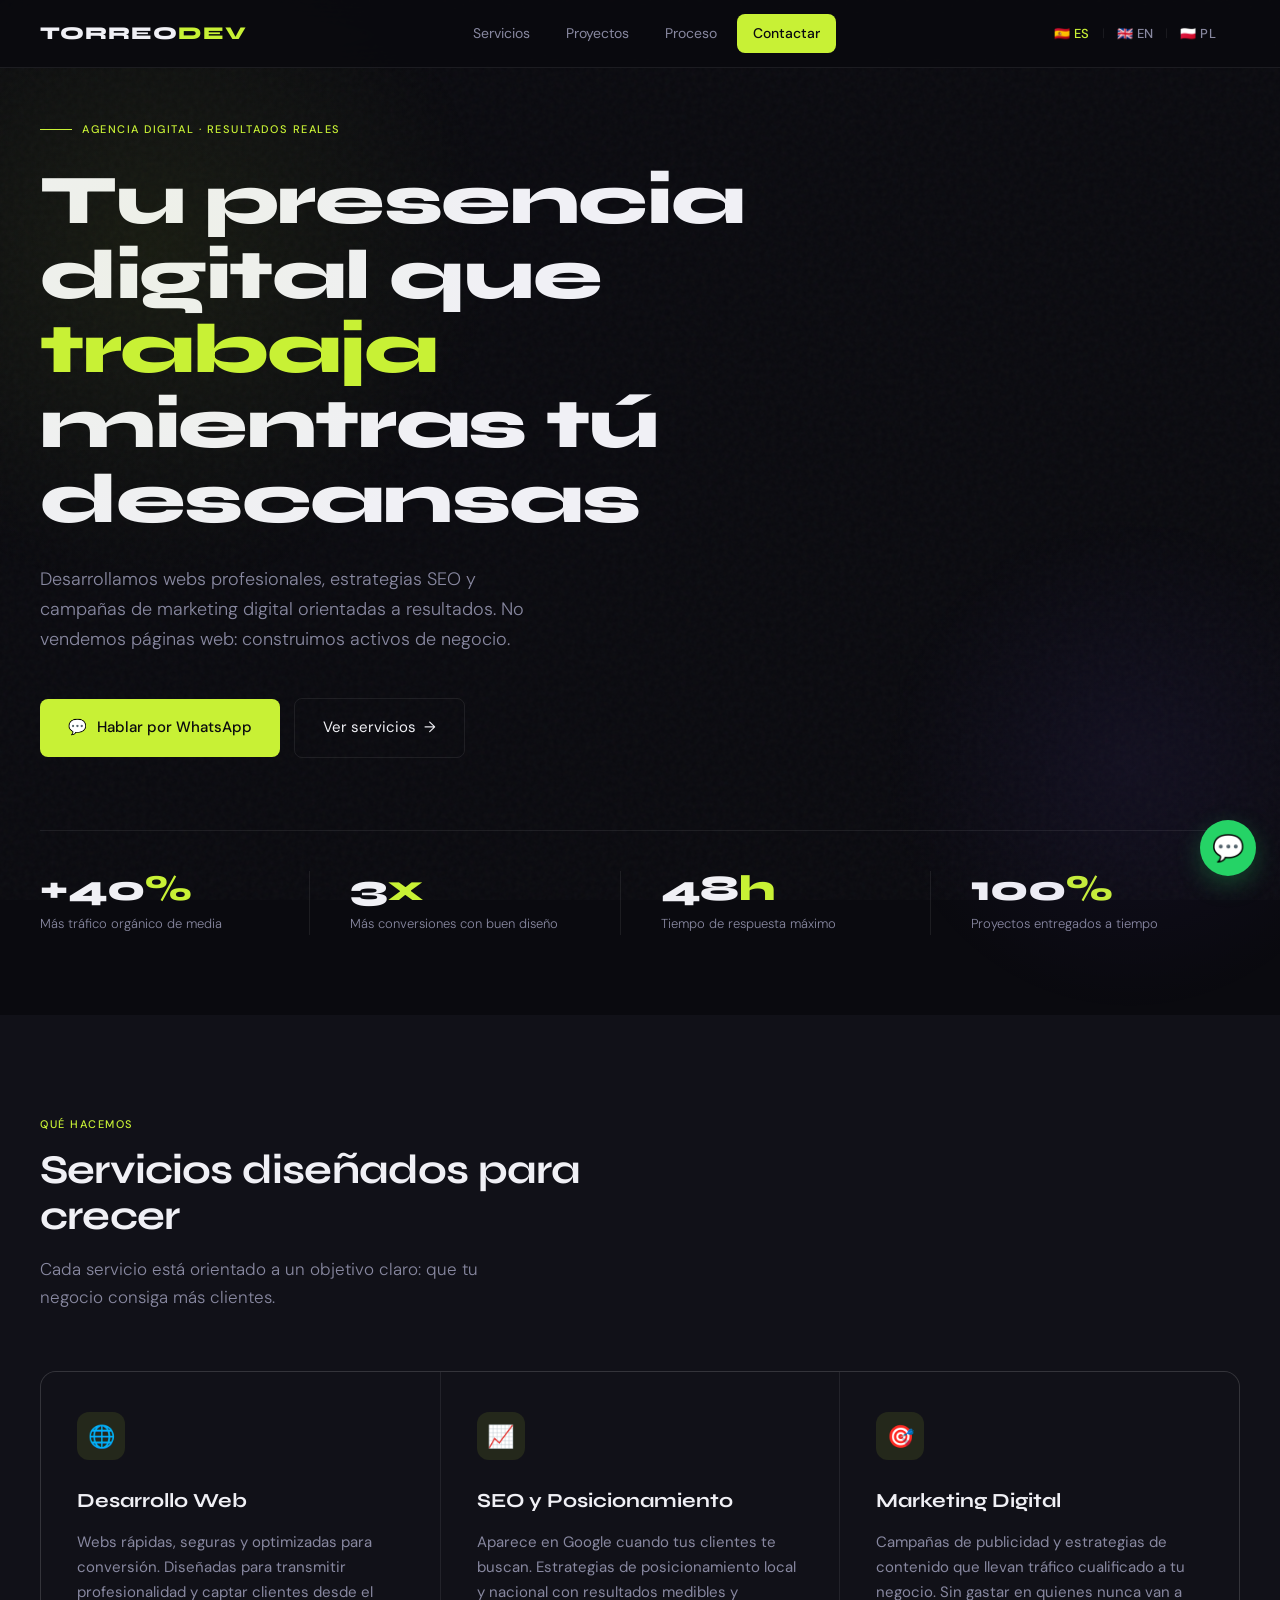
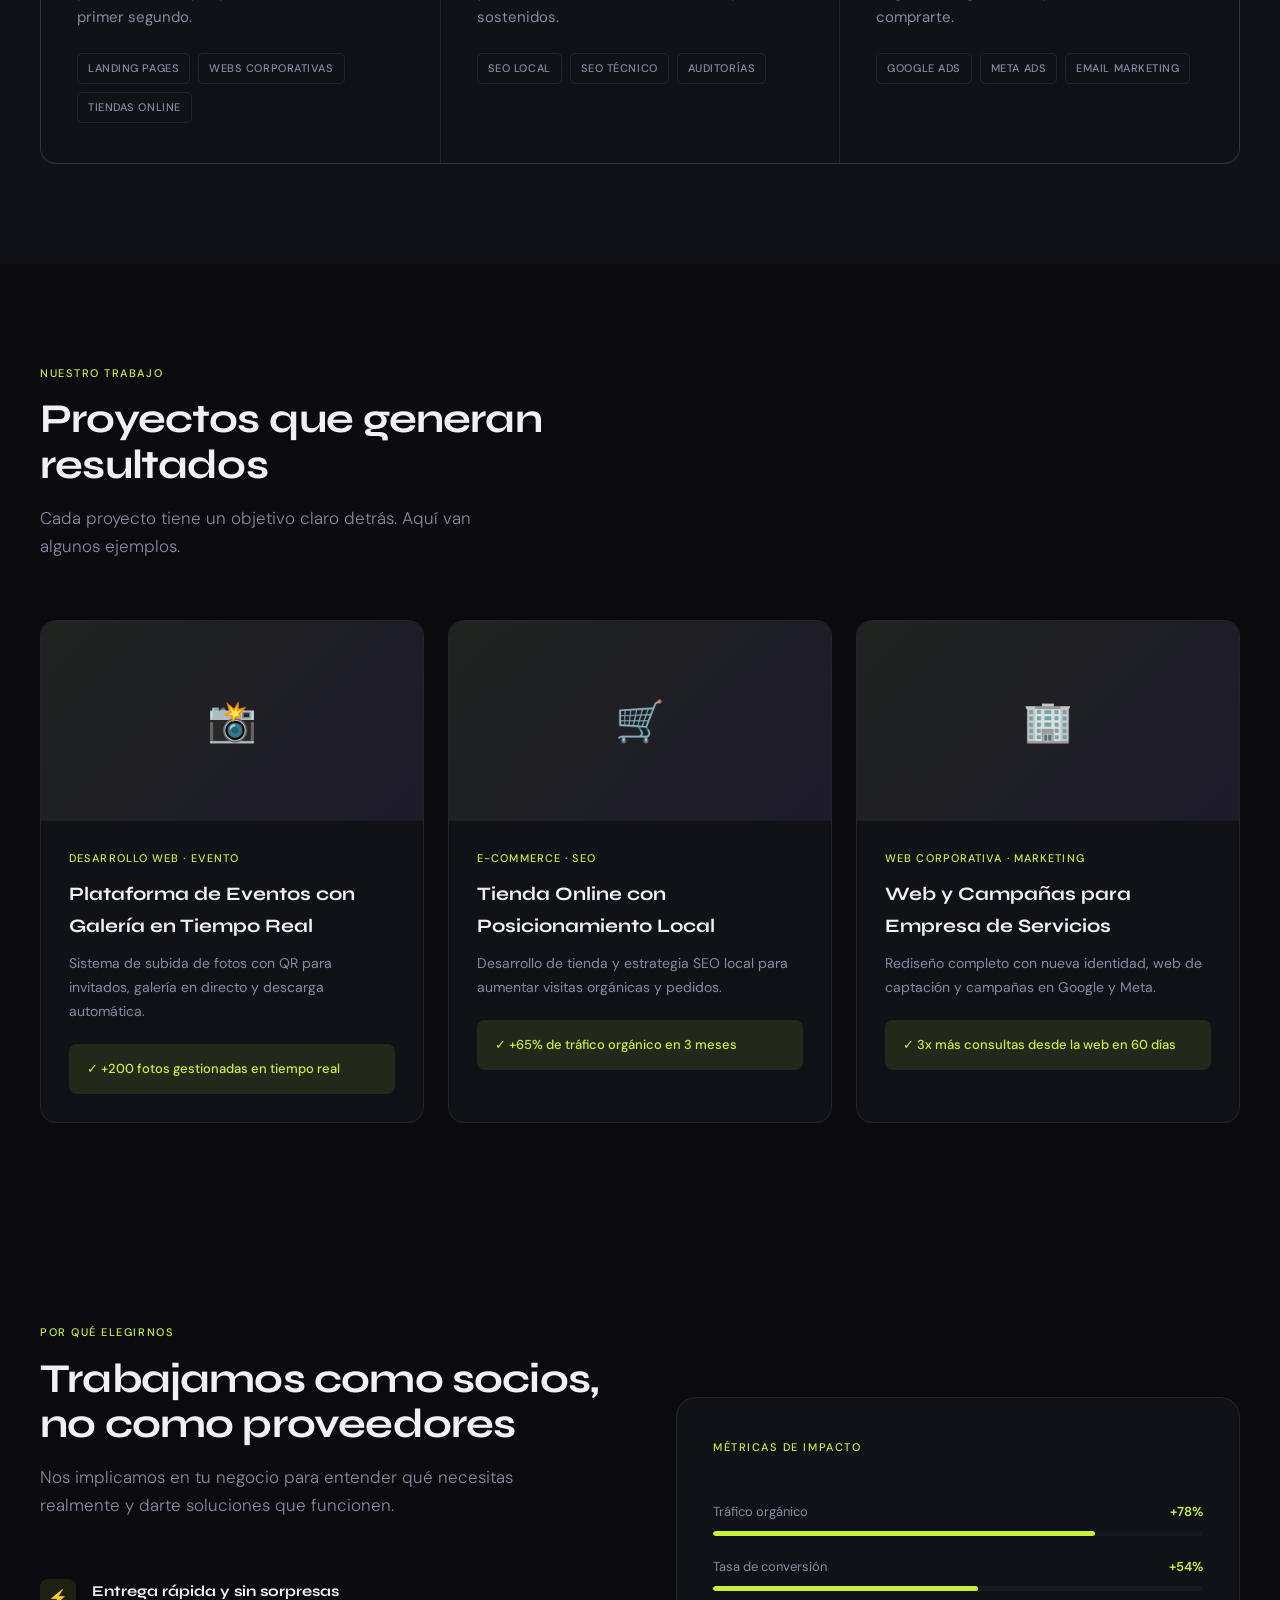
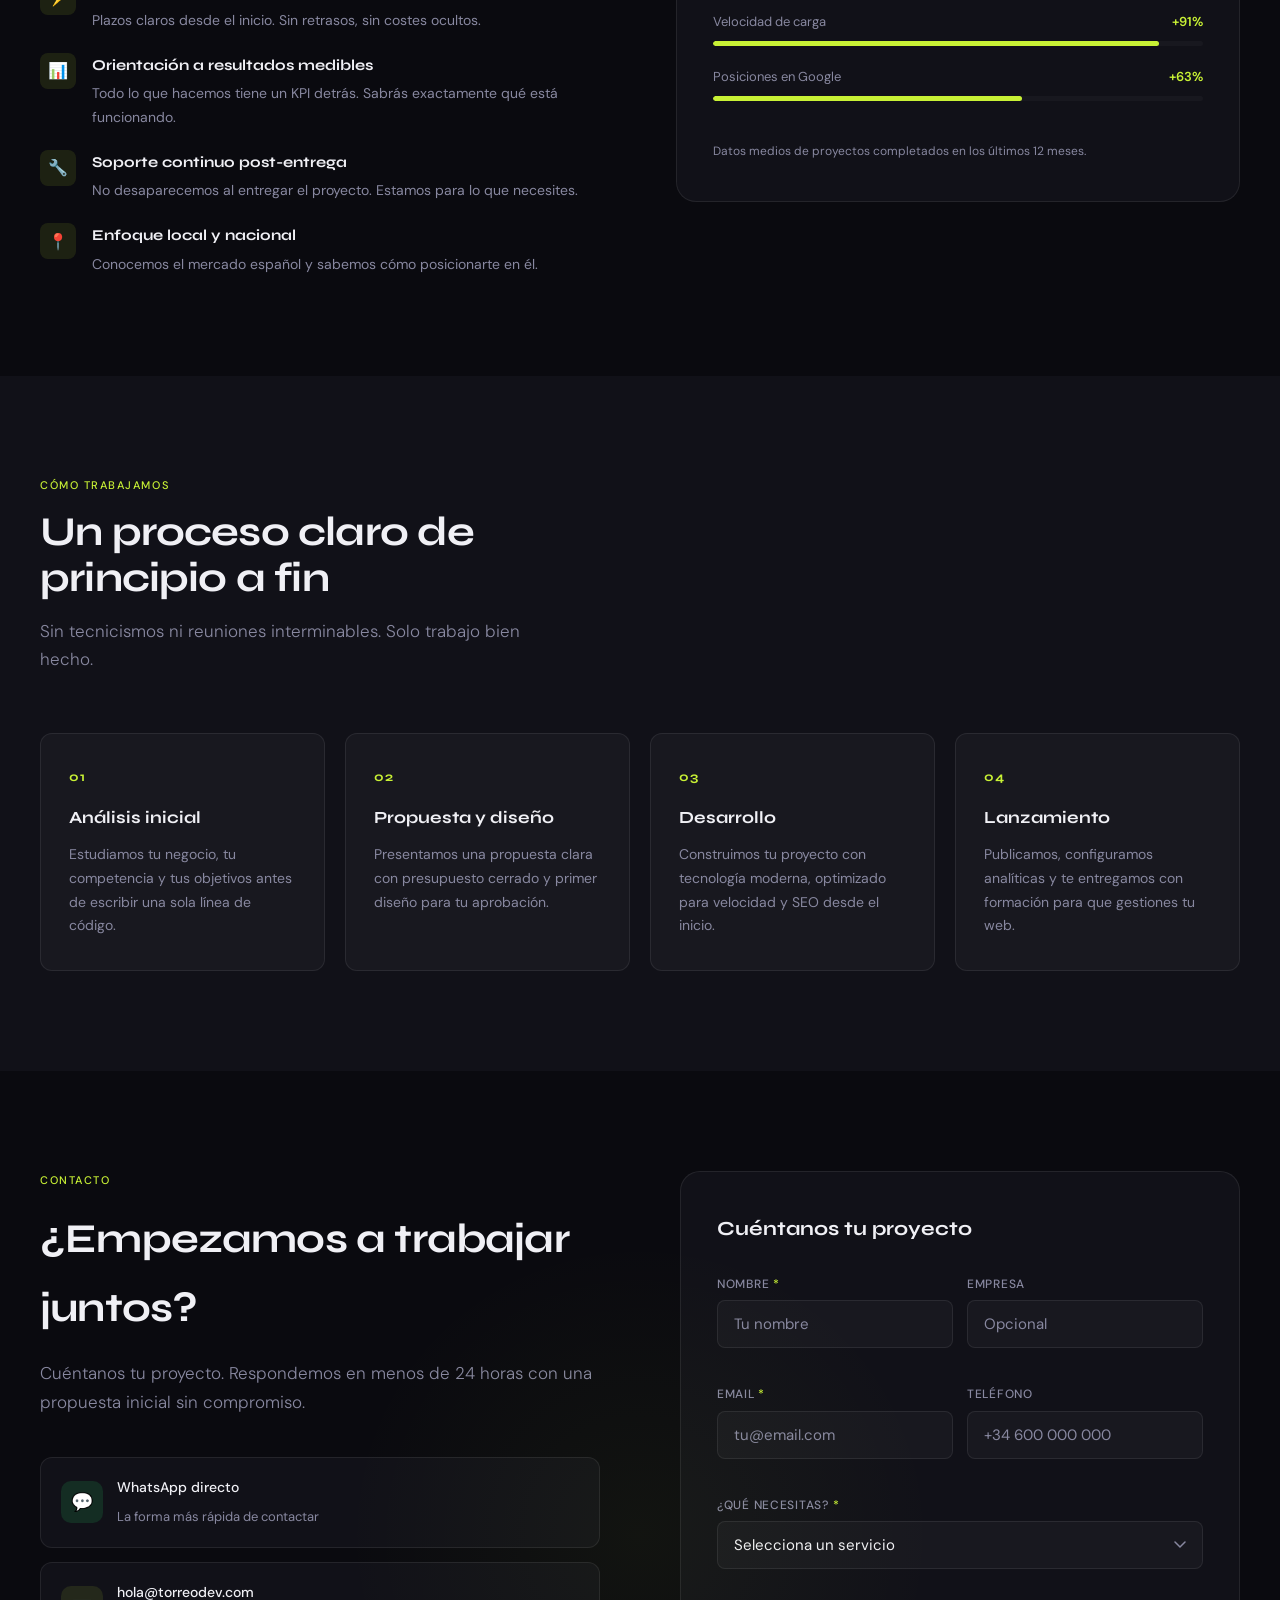
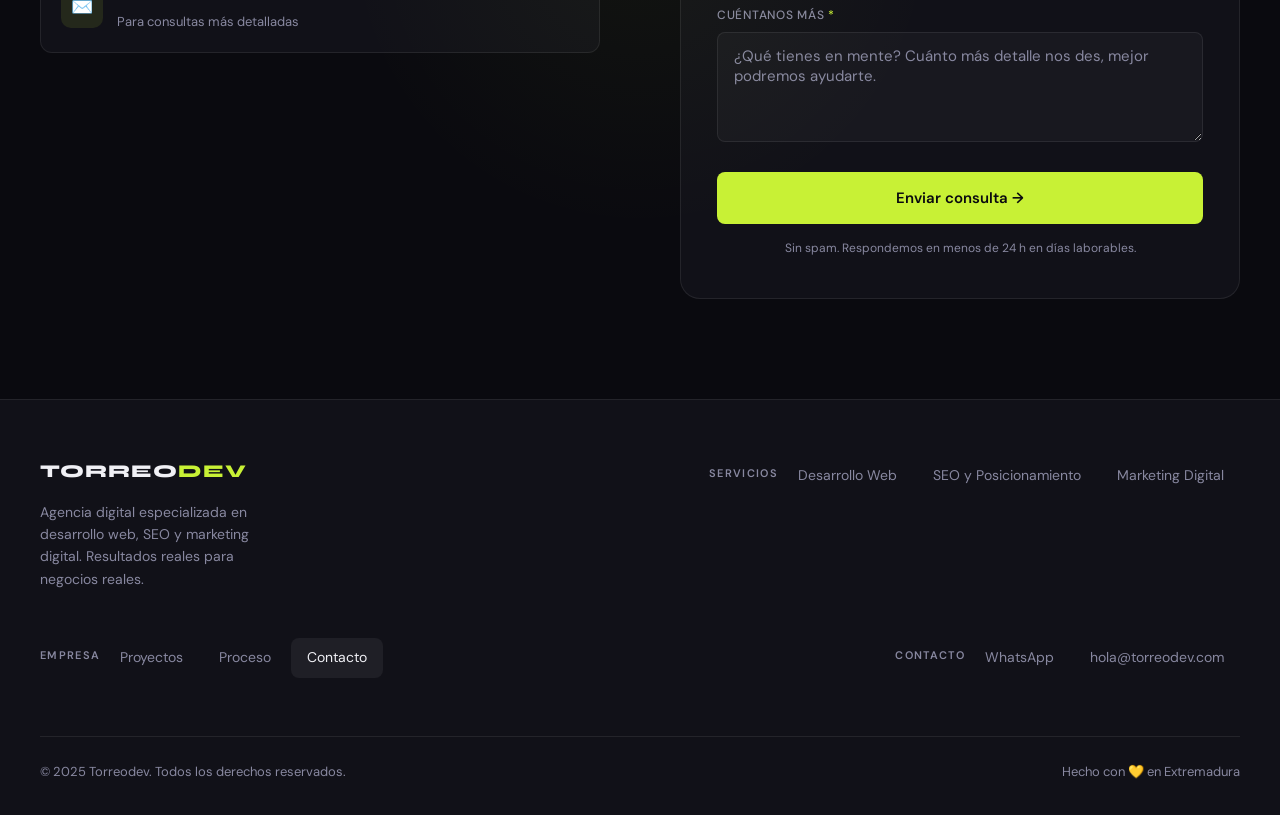
<file: index.html>
<!doctype html>
<html
  lang="es"
  data-lang="es"
>
  <head>
    <meta charset="UTF-8" />
    <meta
      name="viewport"
      content="width=device-width, initial-scale=1.0"
    />

    <!-- ═══════════════════════════════════════
       SEO BÁSICO
  ════════════════════════════════════════ -->
    <title>
      Torreodev | Desarrollo Web, SEO y Marketing Digital en Extremadura
    </title>
    <meta
      name="description"
      content="Agencia digital en Extremadura especializada en desarrollo web profesional, SEO y marketing digital. Webs que generan clientes reales para tu negocio."
    />
    <meta
      name="keywords"
      content="desarrollo web Extremadura, SEO Extremadura, diseño web profesional, marketing digital, páginas web empresas"
    />
    <meta
      name="author"
      content="Torreodev"
    />
    <meta
      name="robots"
      content="index, follow"
    />
    <link
      rel="canonical"
      href="https://torreodev.com/"
    />

    <!-- ═══════════════════════════════════════
       OPEN GRAPH (redes sociales / WhatsApp)
  ════════════════════════════════════════ -->
    <meta
      property="og:type"
      content="website"
    />
    <meta
      property="og:url"
      content="https://torreodev.com/"
    />
    <meta
      property="og:title"
      content="Torreodev | Desarrollo Web, SEO y Marketing Digital"
    />
    <meta
      property="og:description"
      content="Webs profesionales, estrategias SEO y campañas de marketing que convierten visitas en clientes."
    />
    <meta
      property="og:image"
      content="https://torreodev.com/img/og-image.jpg"
    />
    <meta
      property="og:locale"
      content="es_ES"
    />
    <meta
      property="og:site_name"
      content="Torreodev"
    />

    <!-- ═══════════════════════════════════════
       TWITTER CARD
  ════════════════════════════════════════ -->
    <meta
      name="twitter:card"
      content="summary_large_image"
    />
    <meta
      name="twitter:title"
      content="Torreodev | Desarrollo Web, SEO y Marketing Digital"
    />
    <meta
      name="twitter:description"
      content="Webs profesionales, SEO y marketing digital en Extremadura."
    />
    <meta
      name="twitter:image"
      content="https://torreodev.com/img/og-image.jpg"
    />

    <!-- ═══════════════════════════════════════
       DATOS ESTRUCTURADOS (Schema.org)
  ════════════════════════════════════════ -->
    <script type="application/ld+json">
      {
        "@context": "https://schema.org",
        "@type": "ProfessionalService",
        "name": "Torreodev",
        "description": "Agencia digital especializada en desarrollo web, SEO y marketing digital en Extremadura.",
        "url": "https://torreodev.com",
        "telephone": "+34600000000",
        "email": "hola@torreodev.com",
        "address": {
          "@type": "PostalAddress",
          "addressRegion": "Extremadura",
          "addressCountry": "ES"
        },
        "areaServed": "ES",
        "serviceType": ["Desarrollo Web", "SEO", "Marketing Digital"],
        "priceRange": "€€"
      }
    </script>

    <link
      rel="icon"
      type="image/svg+xml"
      href="/img/favicon.svg"
    />
    <meta
      name="theme-color"
      content="#0a0a0f"
    />

    <link
      rel="preconnect"
      href="https://fonts.googleapis.com"
    />
    <link
      rel="preconnect"
      href="https://fonts.gstatic.com"
      crossorigin
    />
    <link
      href="https://fonts.googleapis.com/css2?family=Syne:wght@700;800&family=DM+Sans:opsz,wght@9..40,300;9..40,400;9..40,500&display=swap"
      rel="stylesheet"
    />

    <link
      rel="stylesheet"
      href="css/styles.css"
    />
  </head>
  <body>
    <!-- ═══════════════════════════
       HEADER
  ════════════════════════════ -->
    <header role="banner">
      <a
        href="/"
        class="logo"
        aria-label="Torreodev - Inicio"
        >TORREO<span>DEV</span></a
      >

      <nav
        role="navigation"
        aria-label="Navegación principal"
      >
        <a
          href="#servicios"
          data-i18n="nav.services"
          >Servicios</a
        >
        <a
          href="#proyectos"
          data-i18n="nav.projects"
          >Proyectos</a
        >
        <a
          href="#proceso"
          data-i18n="nav.process"
          >Proceso</a
        >
        <a
          href="#contacto"
          class="nav-cta"
          data-i18n="nav.contact"
          >Contactar</a
        >
      </nav>

      <!-- SELECTOR DE IDIOMA -->
      <div
        class="lang-switcher"
        role="navigation"
        aria-label="Selector de idioma"
      >
        <button
          class="lang-btn active"
          data-lang="es"
          aria-label="Español"
        >
          🇪🇸 ES
        </button>
        <span
          class="lang-sep"
          aria-hidden="true"
          >|</span
        >
        <button
          class="lang-btn"
          data-lang="en"
          aria-label="English"
        >
          🇬🇧 EN
        </button>
        <span
          class="lang-sep"
          aria-hidden="true"
          >|</span
        >
        <button
          class="lang-btn"
          data-lang="pl"
          aria-label="Polski"
        >
          🇵🇱 PL
        </button>
      </div>

      <button
        class="hamburger"
        id="hamburger"
        aria-label="Abrir menú"
        aria-expanded="false"
        aria-controls="mobile-menu"
      >
        <span></span><span></span><span></span>
      </button>
    </header>

    <div
      class="mobile-menu"
      id="mobile-menu"
      role="navigation"
      aria-label="Menú móvil"
    >
      <a
        href="#servicios"
        data-i18n="nav.services"
        >Servicios</a
      >
      <a
        href="#proyectos"
        data-i18n="nav.projects"
        >Proyectos</a
      >
      <a
        href="#proceso"
        data-i18n="nav.process"
        >Proceso</a
      >
      <a
        href="#contacto"
        class="mobile-cta"
        data-i18n="nav.cta"
        >Solicitar presupuesto</a
      >
    </div>

    <!-- ═══════════════════════════
       HERO
  ════════════════════════════ -->
    <section
      class="hero"
      aria-labelledby="hero-title"
    >
      <div
        class="hero-glow"
        aria-hidden="true"
      ></div>
      <div
        class="hero-glow2"
        aria-hidden="true"
      ></div>

      <div
        class="hero-label"
        aria-hidden="true"
        data-i18n="hero.label"
      >
        Agencia digital · Resultados reales
      </div>

      <h1
        id="hero-title"
        data-i18n="hero.title"
      >
        Tu presencia digital que <em>trabaja</em><br />mientras tú descansas
      </h1>

      <p
        class="hero-desc"
        data-i18n="hero.desc"
      >
        Desarrollamos webs profesionales, estrategias SEO y campañas de
        marketing digital orientadas a resultados. No vendemos páginas web:
        construimos activos de negocio.
      </p>

      <div class="hero-actions">
        <a
          href="https://wa.me/34600000000"
          class="btn-primary"
          target="_blank"
          rel="noopener"
        >
          <span aria-hidden="true">💬</span>
          <span data-i18n="hero.cta.wa">Hablar por WhatsApp</span>
        </a>
        <a
          href="#servicios"
          class="btn-ghost"
        >
          <span data-i18n="hero.cta.services">Ver servicios</span>
          <span aria-hidden="true">→</span>
        </a>
      </div>

      <div
        class="stats-bar"
        aria-label="Métricas clave"
      >
        <div class="stat">
          <div class="stat-num">+40<span>%</span></div>
          <div
            class="stat-label"
            data-i18n="stats.traffic"
          >
            Más tráfico orgánico de media
          </div>
        </div>
        <div class="stat">
          <div class="stat-num">3<span>x</span></div>
          <div
            class="stat-label"
            data-i18n="stats.conversions"
          >
            Más conversiones con buen diseño
          </div>
        </div>
        <div class="stat">
          <div class="stat-num">48<span>h</span></div>
          <div
            class="stat-label"
            data-i18n="stats.response"
          >
            Tiempo de respuesta máximo
          </div>
        </div>
        <div class="stat">
          <div class="stat-num">100<span>%</span></div>
          <div
            class="stat-label"
            data-i18n="stats.delivery"
          >
            Proyectos entregados a tiempo
          </div>
        </div>
      </div>
    </section>

    <!-- ═══════════════════════════
       SERVICIOS
  ════════════════════════════ -->
    <section
      id="servicios"
      aria-labelledby="servicios-title"
    >
      <div
        class="section-label"
        data-i18n="services.label"
      >
        Qué hacemos
      </div>
      <h2
        class="section-title"
        id="servicios-title"
        data-i18n="services.title"
      >
        Servicios diseñados para crecer
      </h2>
      <p
        class="section-subtitle"
        data-i18n="services.subtitle"
      >
        Cada servicio está orientado a un objetivo claro: que tu negocio consiga
        más clientes.
      </p>

      <div class="services-grid reveal">
        <article class="service-card">
          <div
            class="service-icon"
            aria-hidden="true"
          >
            🌐
          </div>
          <h3 data-i18n="services.web.title">Desarrollo Web</h3>
          <p data-i18n="services.web.desc">
            Webs rápidas, seguras y optimizadas para conversión. Diseñadas para
            transmitir profesionalidad y captar clientes desde el primer
            segundo.
          </p>
          <div class="service-tags">
            <span class="tag">Landing pages</span>
            <span
              class="tag"
              data-i18n="services.web.tag2"
              >Webs corporativas</span
            >
            <span
              class="tag"
              data-i18n="services.web.tag3"
              >Tiendas online</span
            >
          </div>
        </article>

        <article class="service-card">
          <div
            class="service-icon"
            aria-hidden="true"
          >
            📈
          </div>
          <h3 data-i18n="services.seo.title">SEO y Posicionamiento</h3>
          <p data-i18n="services.seo.desc">
            Aparece en Google cuando tus clientes te buscan. Estrategias de
            posicionamiento local y nacional con resultados medibles y
            sostenidos.
          </p>
          <div class="service-tags">
            <span
              class="tag"
              data-i18n="services.seo.tag1"
              >SEO local</span
            >
            <span
              class="tag"
              data-i18n="services.seo.tag2"
              >SEO técnico</span
            >
            <span
              class="tag"
              data-i18n="services.seo.tag3"
              >Auditorías</span
            >
          </div>
        </article>

        <article class="service-card">
          <div
            class="service-icon"
            aria-hidden="true"
          >
            🎯
          </div>
          <h3 data-i18n="services.marketing.title">Marketing Digital</h3>
          <p data-i18n="services.marketing.desc">
            Campañas de publicidad y estrategias de contenido que llevan tráfico
            cualificado a tu negocio. Sin gastar en quienes nunca van a
            comprarte.
          </p>
          <div class="service-tags">
            <span class="tag">Google Ads</span>
            <span class="tag">Meta Ads</span>
            <span class="tag">Email marketing</span>
          </div>
        </article>
      </div>
    </section>

    <!-- ═══════════════════════════
       PROYECTOS
  ════════════════════════════ -->
    <section
      id="proyectos"
      aria-labelledby="proyectos-title"
    >
      <div
        class="section-label"
        data-i18n="projects.label"
      >
        Nuestro trabajo
      </div>
      <h2
        class="section-title"
        id="proyectos-title"
        data-i18n="projects.title"
      >
        Proyectos que generan resultados
      </h2>
      <p
        class="section-subtitle"
        data-i18n="projects.subtitle"
      >
        Cada proyecto tiene un objetivo claro detrás. Aquí van algunos ejemplos.
      </p>

      <div class="projects-grid">
        <article class="project-card reveal">
          <div
            class="project-image"
            aria-hidden="true"
          >
            <div class="project-image-overlay"></div>
            <span>📸</span>
          </div>
          <div class="project-body">
            <div
              class="project-type"
              data-i18n="projects.p1.type"
            >
              Desarrollo Web · Evento
            </div>
            <h3 data-i18n="projects.p1.title">
              Plataforma de Eventos con Galería en Tiempo Real
            </h3>
            <p data-i18n="projects.p1.desc">
              Sistema de subida de fotos con QR para invitados, galería en
              directo y descarga automática.
            </p>
            <div
              class="project-result"
              data-i18n="projects.p1.result"
            >
              ✓ +200 fotos gestionadas en tiempo real
            </div>
          </div>
        </article>

        <article class="project-card reveal reveal-delay-1">
          <div
            class="project-image"
            aria-hidden="true"
          >
            <div class="project-image-overlay"></div>
            <span>🛒</span>
          </div>
          <div class="project-body">
            <div
              class="project-type"
              data-i18n="projects.p2.type"
            >
              E-commerce · SEO
            </div>
            <h3 data-i18n="projects.p2.title">
              Tienda Online con Posicionamiento Local
            </h3>
            <p data-i18n="projects.p2.desc">
              Desarrollo de tienda y estrategia SEO local para aumentar visitas
              orgánicas y pedidos.
            </p>
            <div
              class="project-result"
              data-i18n="projects.p2.result"
            >
              ✓ +65% de tráfico orgánico en 3 meses
            </div>
          </div>
        </article>

        <article class="project-card reveal reveal-delay-2">
          <div
            class="project-image"
            aria-hidden="true"
          >
            <div class="project-image-overlay"></div>
            <span>🏢</span>
          </div>
          <div class="project-body">
            <div
              class="project-type"
              data-i18n="projects.p3.type"
            >
              Web Corporativa · Marketing
            </div>
            <h3 data-i18n="projects.p3.title">
              Web y Campañas para Empresa de Servicios
            </h3>
            <p data-i18n="projects.p3.desc">
              Rediseño completo con nueva identidad, web de captación y campañas
              en Google y Meta.
            </p>
            <div
              class="project-result"
              data-i18n="projects.p3.result"
            >
              ✓ 3x más consultas desde la web en 60 días
            </div>
          </div>
        </article>
      </div>
    </section>

    <!-- ═══════════════════════════
       POR QUÉ ELEGIRNOS
  ════════════════════════════ -->
    <section aria-labelledby="why-title">
      <div class="why-grid">
        <div>
          <div
            class="section-label"
            data-i18n="why.label"
          >
            Por qué elegirnos
          </div>
          <h2
            class="section-title"
            id="why-title"
            data-i18n="why.title"
          >
            Trabajamos como socios, no como proveedores
          </h2>
          <p
            class="section-subtitle"
            data-i18n="why.subtitle"
          >
            Nos implicamos en tu negocio para entender qué necesitas realmente y
            darte soluciones que funcionen.
          </p>
          <ul
            class="why-list"
            role="list"
          >
            <li class="why-item reveal">
              <div
                class="why-icon"
                aria-hidden="true"
              >
                ⚡
              </div>
              <div>
                <h3 data-i18n="why.w1.title">Entrega rápida y sin sorpresas</h3>
                <p data-i18n="why.w1.desc">
                  Plazos claros desde el inicio. Sin retrasos, sin costes
                  ocultos.
                </p>
              </div>
            </li>
            <li class="why-item reveal reveal-delay-1">
              <div
                class="why-icon"
                aria-hidden="true"
              >
                📊
              </div>
              <div>
                <h3 data-i18n="why.w2.title">
                  Orientación a resultados medibles
                </h3>
                <p data-i18n="why.w2.desc">
                  Todo lo que hacemos tiene un KPI detrás. Sabrás exactamente
                  qué está funcionando.
                </p>
              </div>
            </li>
            <li class="why-item reveal reveal-delay-2">
              <div
                class="why-icon"
                aria-hidden="true"
              >
                🔧
              </div>
              <div>
                <h3 data-i18n="why.w3.title">Soporte continuo post-entrega</h3>
                <p data-i18n="why.w3.desc">
                  No desaparecemos al entregar el proyecto. Estamos para lo que
                  necesites.
                </p>
              </div>
            </li>
            <li class="why-item reveal reveal-delay-3">
              <div
                class="why-icon"
                aria-hidden="true"
              >
                📍
              </div>
              <div>
                <h3 data-i18n="why.w4.title">Enfoque local y nacional</h3>
                <p data-i18n="why.w4.desc">
                  Conocemos el mercado español y sabemos cómo posicionarte en
                  él.
                </p>
              </div>
            </li>
          </ul>
        </div>

        <div
          class="why-visual reveal"
          aria-label="Métricas de impacto"
        >
          <div
            class="section-label"
            style="margin-bottom: 24px"
            data-i18n="why.metrics.label"
          >
            Métricas de impacto
          </div>
          <div class="metric-row">
            <div class="metric-label">
              <span data-i18n="why.metrics.traffic">Tráfico orgánico</span
              ><span>+78%</span>
            </div>
            <div class="metric-bar">
              <div
                class="metric-fill"
                style="--w: 78%"
              ></div>
            </div>
          </div>
          <div class="metric-row">
            <div class="metric-label">
              <span data-i18n="why.metrics.conversion">Tasa de conversión</span
              ><span>+54%</span>
            </div>
            <div class="metric-bar">
              <div
                class="metric-fill"
                style="--w: 54%"
              ></div>
            </div>
          </div>
          <div class="metric-row">
            <div class="metric-label">
              <span data-i18n="why.metrics.speed">Velocidad de carga</span
              ><span>+91%</span>
            </div>
            <div class="metric-bar">
              <div
                class="metric-fill"
                style="--w: 91%"
              ></div>
            </div>
          </div>
          <div class="metric-row">
            <div class="metric-label">
              <span data-i18n="why.metrics.positions">Posiciones en Google</span
              ><span>+63%</span>
            </div>
            <div class="metric-bar">
              <div
                class="metric-fill"
                style="--w: 63%"
              ></div>
            </div>
          </div>
          <p
            style="font-size: 12px; color: var(--muted); margin-top: 20px"
            data-i18n="why.metrics.note"
          >
            Datos medios de proyectos completados en los últimos 12 meses.
          </p>
        </div>
      </div>
    </section>

    <!-- ═══════════════════════════
       PROCESO
  ════════════════════════════ -->
    <section
      id="proceso"
      aria-labelledby="proceso-title"
    >
      <div
        class="section-label"
        data-i18n="process.label"
      >
        Cómo trabajamos
      </div>
      <h2
        class="section-title"
        id="proceso-title"
        data-i18n="process.title"
      >
        Un proceso claro de principio a fin
      </h2>
      <p
        class="section-subtitle"
        data-i18n="process.subtitle"
      >
        Sin tecnicismos ni reuniones interminables. Solo trabajo bien hecho.
      </p>

      <ol
        class="process-grid"
        role="list"
      >
        <li class="process-step reveal">
          <h3 data-i18n="process.s1.title">Análisis inicial</h3>
          <p data-i18n="process.s1.desc">
            Estudiamos tu negocio, tu competencia y tus objetivos antes de
            escribir una sola línea de código.
          </p>
        </li>
        <li class="process-step reveal reveal-delay-1">
          <h3 data-i18n="process.s2.title">Propuesta y diseño</h3>
          <p data-i18n="process.s2.desc">
            Presentamos una propuesta clara con presupuesto cerrado y primer
            diseño para tu aprobación.
          </p>
        </li>
        <li class="process-step reveal reveal-delay-2">
          <h3 data-i18n="process.s3.title">Desarrollo</h3>
          <p data-i18n="process.s3.desc">
            Construimos tu proyecto con tecnología moderna, optimizado para
            velocidad y SEO desde el inicio.
          </p>
        </li>
        <li class="process-step reveal reveal-delay-3">
          <h3 data-i18n="process.s4.title">Lanzamiento</h3>
          <p data-i18n="process.s4.desc">
            Publicamos, configuramos analíticas y te entregamos con formación
            para que gestiones tu web.
          </p>
        </li>
      </ol>
    </section>

    <!-- ═══════════════════════════
       CONTACTO
  ════════════════════════════ -->
    <section
      id="contacto"
      aria-labelledby="contacto-title"
    >
      <div class="contact-wrapper">
        <div class="contact-info reveal">
          <div
            class="section-label"
            data-i18n="contact.label"
          >
            Contacto
          </div>
          <h2
            id="contacto-title"
            data-i18n="contact.title"
          >
            ¿Empezamos a trabajar juntos?
          </h2>
          <p data-i18n="contact.desc">
            Cuéntanos tu proyecto. Respondemos en menos de 24 horas con una
            propuesta inicial sin compromiso.
          </p>
          <div class="contact-methods">
            <a
              href="https://wa.me/34600000000"
              class="contact-method"
              target="_blank"
              rel="noopener"
              aria-label="Contactar por WhatsApp"
            >
              <div
                class="method-icon wa"
                aria-hidden="true"
              >
                💬
              </div>
              <div class="method-text">
                <strong data-i18n="contact.wa.title">WhatsApp directo</strong>
                <span data-i18n="contact.wa.desc"
                  >La forma más rápida de contactar</span
                >
              </div>
            </a>
            <a
              href="mailto:hola@torreodev.com"
              class="contact-method"
              aria-label="Enviar email"
            >
              <div
                class="method-icon mail"
                aria-hidden="true"
              >
                ✉️
              </div>
              <div class="method-text">
                <strong>hola@torreodev.com</strong>
                <span data-i18n="contact.email.desc"
                  >Para consultas más detalladas</span
                >
              </div>
            </a>
          </div>
        </div>

        <!-- FORMULARIO FORMSPREE + HONEYPOT + RATE LIMIT -->
        <div class="contact-form reveal reveal-delay-1">
          <h3 data-i18n="form.title">Cuéntanos tu proyecto</h3>

          <form
            id="contact-form"
            novalidate
            aria-label="Formulario de contacto"
          >
            <!-- HONEYPOT: campo invisible que los bots rellenan pero los humanos no -->
            <div
              class="hp-field"
              aria-hidden="true"
            >
              <label for="website">No rellenar</label>
              <input
                type="text"
                id="website"
                name="website"
                tabindex="-1"
                autocomplete="off"
              />
            </div>

            <!-- TIMESTAMP: detecta envíos demasiado rápidos (bots) -->
            <input
              type="hidden"
              id="form-timestamp"
              name="_timestamp"
            />

            <div class="form-grid">
              <div class="form-group">
                <label for="nombre">
                  <span data-i18n="form.name">Nombre</span>
                  <span
                    class="required"
                    aria-hidden="true"
                    >*</span
                  >
                </label>
                <input
                  type="text"
                  id="nombre"
                  name="nombre"
                  data-i18n="form.placeholder.name"
                  placeholder="Tu nombre"
                  required
                  autocomplete="given-name"
                />
                <span
                  class="field-error"
                  role="alert"
                  aria-live="polite"
                ></span>
              </div>

              <div class="form-group">
                <label
                  for="empresa"
                  data-i18n="form.company"
                  >Empresa</label
                >
                <input
                  type="text"
                  id="empresa"
                  name="empresa"
                  data-i18n="form.placeholder.company"
                  placeholder="Opcional"
                  autocomplete="organization"
                />
              </div>

              <div class="form-group">
                <label for="email">
                  <span data-i18n="form.email">Email</span>
                  <span
                    class="required"
                    aria-hidden="true"
                    >*</span
                  >
                </label>
                <input
                  type="email"
                  id="email"
                  name="email"
                  data-i18n="form.placeholder.email"
                  placeholder="tu@email.com"
                  required
                  autocomplete="email"
                />
                <span
                  class="field-error"
                  role="alert"
                  aria-live="polite"
                ></span>
              </div>

              <div class="form-group">
                <label
                  for="telefono"
                  data-i18n="form.phone"
                  >Teléfono</label
                >
                <input
                  type="tel"
                  id="telefono"
                  name="telefono"
                  data-i18n="form.placeholder.phone"
                  placeholder="+34 600 000 000"
                  autocomplete="tel"
                />
              </div>

              <div class="form-group full">
                <label for="servicio">
                  <span data-i18n="form.service">¿Qué necesitas?</span>
                  <span
                    class="required"
                    aria-hidden="true"
                    >*</span
                  >
                </label>
                <select
                  id="servicio"
                  name="servicio"
                  required
                >
                  <option
                    value=""
                    data-i18n="form.service.placeholder"
                  >
                    Selecciona un servicio
                  </option>
                  <option
                    value="desarrollo-web"
                    data-i18n="form.service.web"
                  >
                    Desarrollo web
                  </option>
                  <option
                    value="seo"
                    data-i18n="form.service.seo"
                  >
                    SEO y posicionamiento
                  </option>
                  <option
                    value="marketing"
                    data-i18n="form.service.marketing"
                  >
                    Marketing digital
                  </option>
                  <option
                    value="paquete"
                    data-i18n="form.service.bundle"
                  >
                    Paquete completo
                  </option>
                  <option
                    value="sin-definir"
                    data-i18n="form.service.unsure"
                  >
                    No lo tengo claro aún
                  </option>
                </select>
                <span
                  class="field-error"
                  role="alert"
                  aria-live="polite"
                ></span>
              </div>

              <div class="form-group full">
                <label for="mensaje">
                  <span data-i18n="form.message">Cuéntanos más</span>
                  <span
                    class="required"
                    aria-hidden="true"
                    >*</span
                  >
                </label>
                <textarea
                  id="mensaje"
                  name="mensaje"
                  data-i18n="form.placeholder.message"
                  placeholder="¿Qué tienes en mente? Cuánto más detalle nos des, mejor podremos ayudarte."
                  required
                  minlength="20"
                ></textarea>
                <span
                  class="field-error"
                  role="alert"
                  aria-live="polite"
                ></span>
              </div>
            </div>

            <button
              type="submit"
              class="btn-submit"
              id="btn-submit"
            >
              <span
                id="btn-text"
                data-i18n="form.submit"
                >Enviar consulta →</span
              >
              <span
                id="btn-loading"
                hidden
                aria-hidden="true"
                data-i18n="form.sending"
                >Enviando…</span
              >
            </button>

            <p
              class="form-notice"
              data-i18n="form.notice"
            >
              Sin spam. Respondemos en menos de 24 h en días laborables.
            </p>
            <div
              class="form-error-global"
              id="form-error-global"
              role="alert"
              aria-live="assertive"
              hidden
            ></div>
          </form>

          <!-- Estado de éxito -->
          <div
            class="form-success"
            id="form-success"
            hidden
            aria-live="polite"
          >
            <div
              class="form-success-icon"
              aria-hidden="true"
            >
              ✓
            </div>
            <h4 data-i18n="form.success.title">¡Mensaje recibido!</h4>
            <p data-i18n="form.success.desc">
              Te contactaremos en menos de 24 horas. Si lo necesitas antes,
              escríbenos por WhatsApp.
            </p>
            <a
              href="https://wa.me/34600000000"
              class="btn-primary"
              target="_blank"
              rel="noopener"
            >
              <span data-i18n="form.success.cta">Ir al WhatsApp</span>
            </a>
          </div>
        </div>
      </div>
    </section>

    <!-- ═══════════════════════════
       FOOTER
  ════════════════════════════ -->
    <footer role="contentinfo">
      <div class="footer-top">
        <div class="footer-brand">
          <a
            href="/"
            class="logo"
            aria-label="Torreodev - Inicio"
            >TORREO<span>DEV</span></a
          >
          <p data-i18n="footer.tagline">
            Agencia digital especializada en desarrollo web, SEO y marketing
            digital. Resultados reales para negocios reales.
          </p>
        </div>
        <nav
          class="footer-links"
          aria-label="Servicios"
        >
          <h4 data-i18n="nav.services">Servicios</h4>
          <a
            href="#servicios"
            data-i18n="services.web.title"
            >Desarrollo Web</a
          >
          <a
            href="#servicios"
            data-i18n="services.seo.title"
            >SEO y Posicionamiento</a
          >
          <a
            href="#servicios"
            data-i18n="services.marketing.title"
            >Marketing Digital</a
          >
        </nav>
        <nav
          class="footer-links"
          aria-label="Empresa"
        >
          <h4 data-i18n="footer.company">Empresa</h4>
          <a
            href="#proyectos"
            data-i18n="nav.projects"
            >Proyectos</a
          >
          <a
            href="#proceso"
            data-i18n="nav.process"
            >Proceso</a
          >
          <a
            href="#contacto"
            data-i18n="nav.contact"
            >Contacto</a
          >
        </nav>
        <nav
          class="footer-links"
          aria-label="Contacto"
        >
          <h4 data-i18n="contact.label">Contacto</h4>
          <a
            href="https://wa.me/34600000000"
            target="_blank"
            rel="noopener"
            >WhatsApp</a
          >
          <a href="mailto:hola@torreodev.com">hola@torreodev.com</a>
        </nav>
      </div>
      <div class="footer-bottom">
        <p data-i18n="footer.copy">
          © 2025 Torreodev. Todos los derechos reservados.
        </p>
        <p data-i18n="footer.made">Hecho con 💛 en Extremadura</p>
      </div>
    </footer>

    <!-- WhatsApp flotante -->
    <div
      class="wa-bubble"
      aria-label="Contactar por WhatsApp"
    >
      <span
        class="wa-label"
        aria-hidden="true"
        data-i18n="wa.label"
        >¿Hablamos por WhatsApp?</span
      >
      <a
        href="https://wa.me/34600000000"
        class="wa-btn"
        target="_blank"
        rel="noopener"
        aria-label="Abrir WhatsApp"
        >💬</a
      >
    </div>

    <script src="js/main.js"></script>
  </body>
</html>
</file>
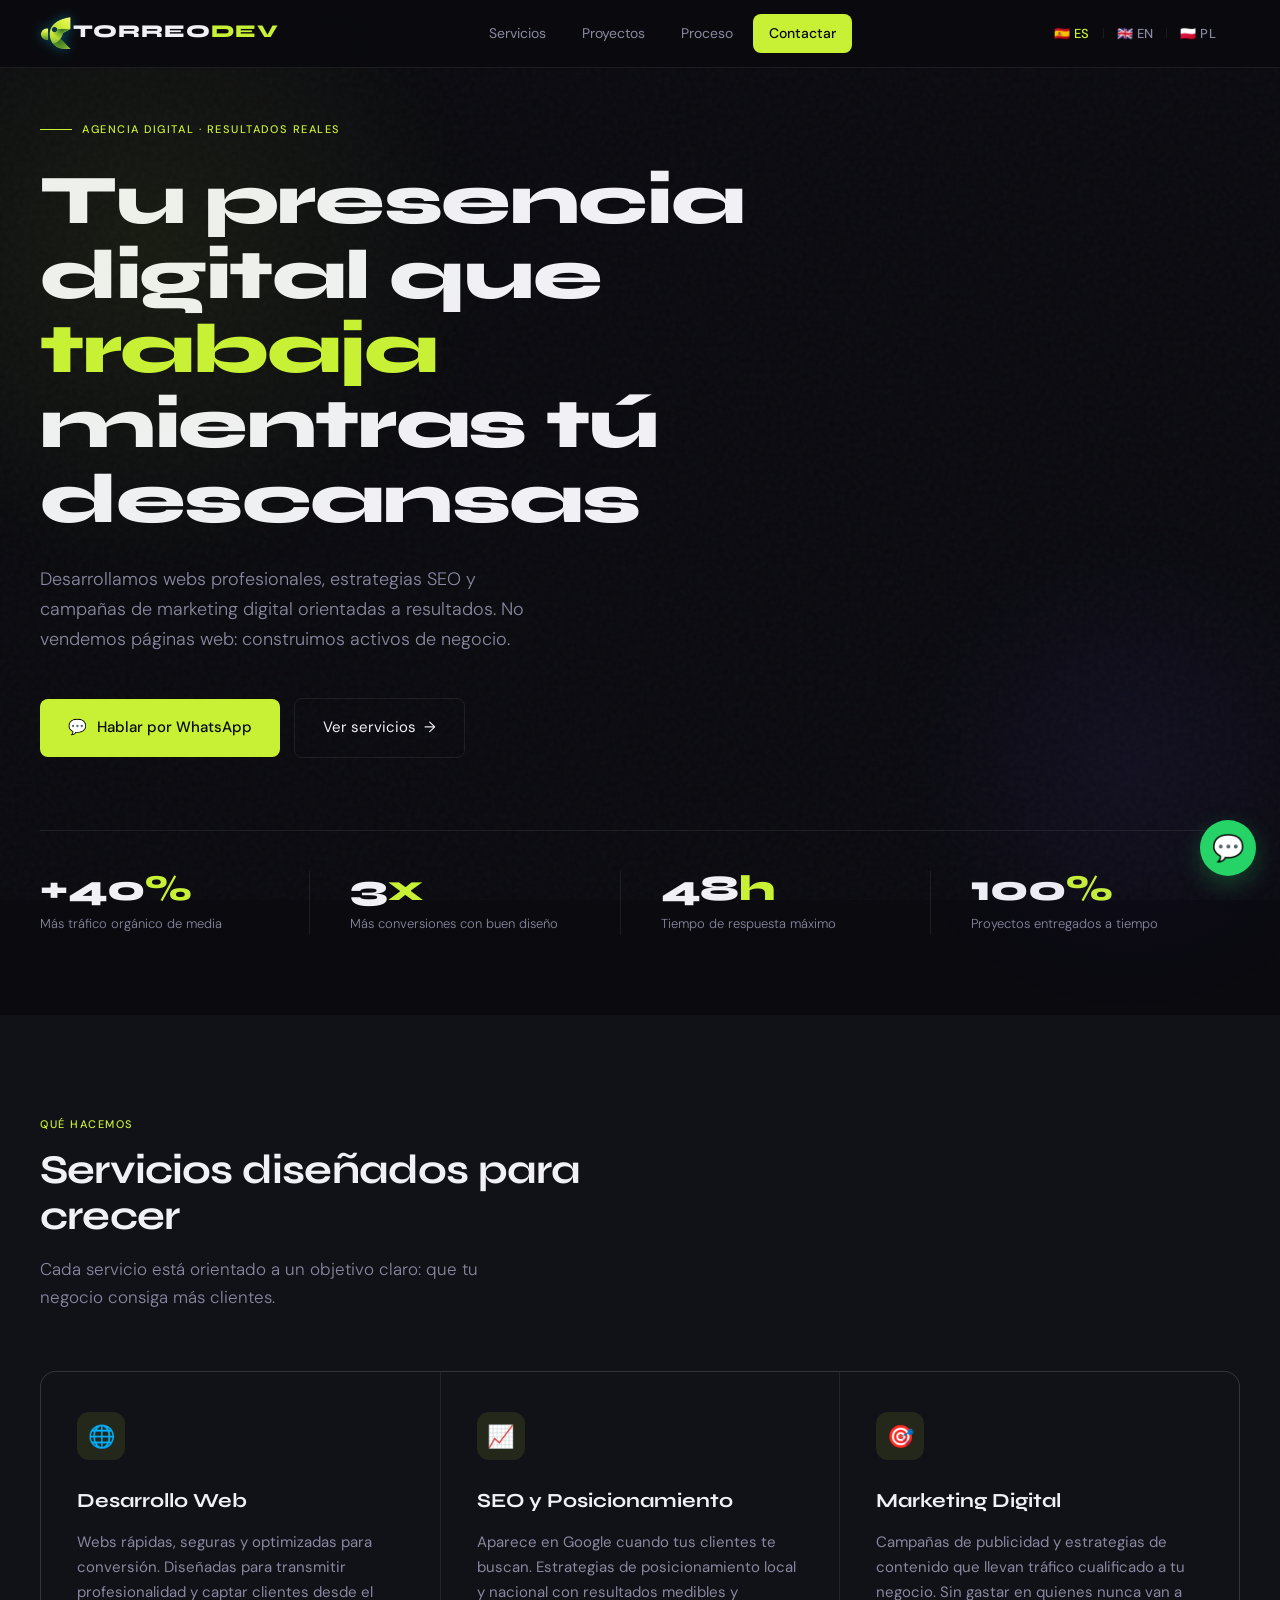
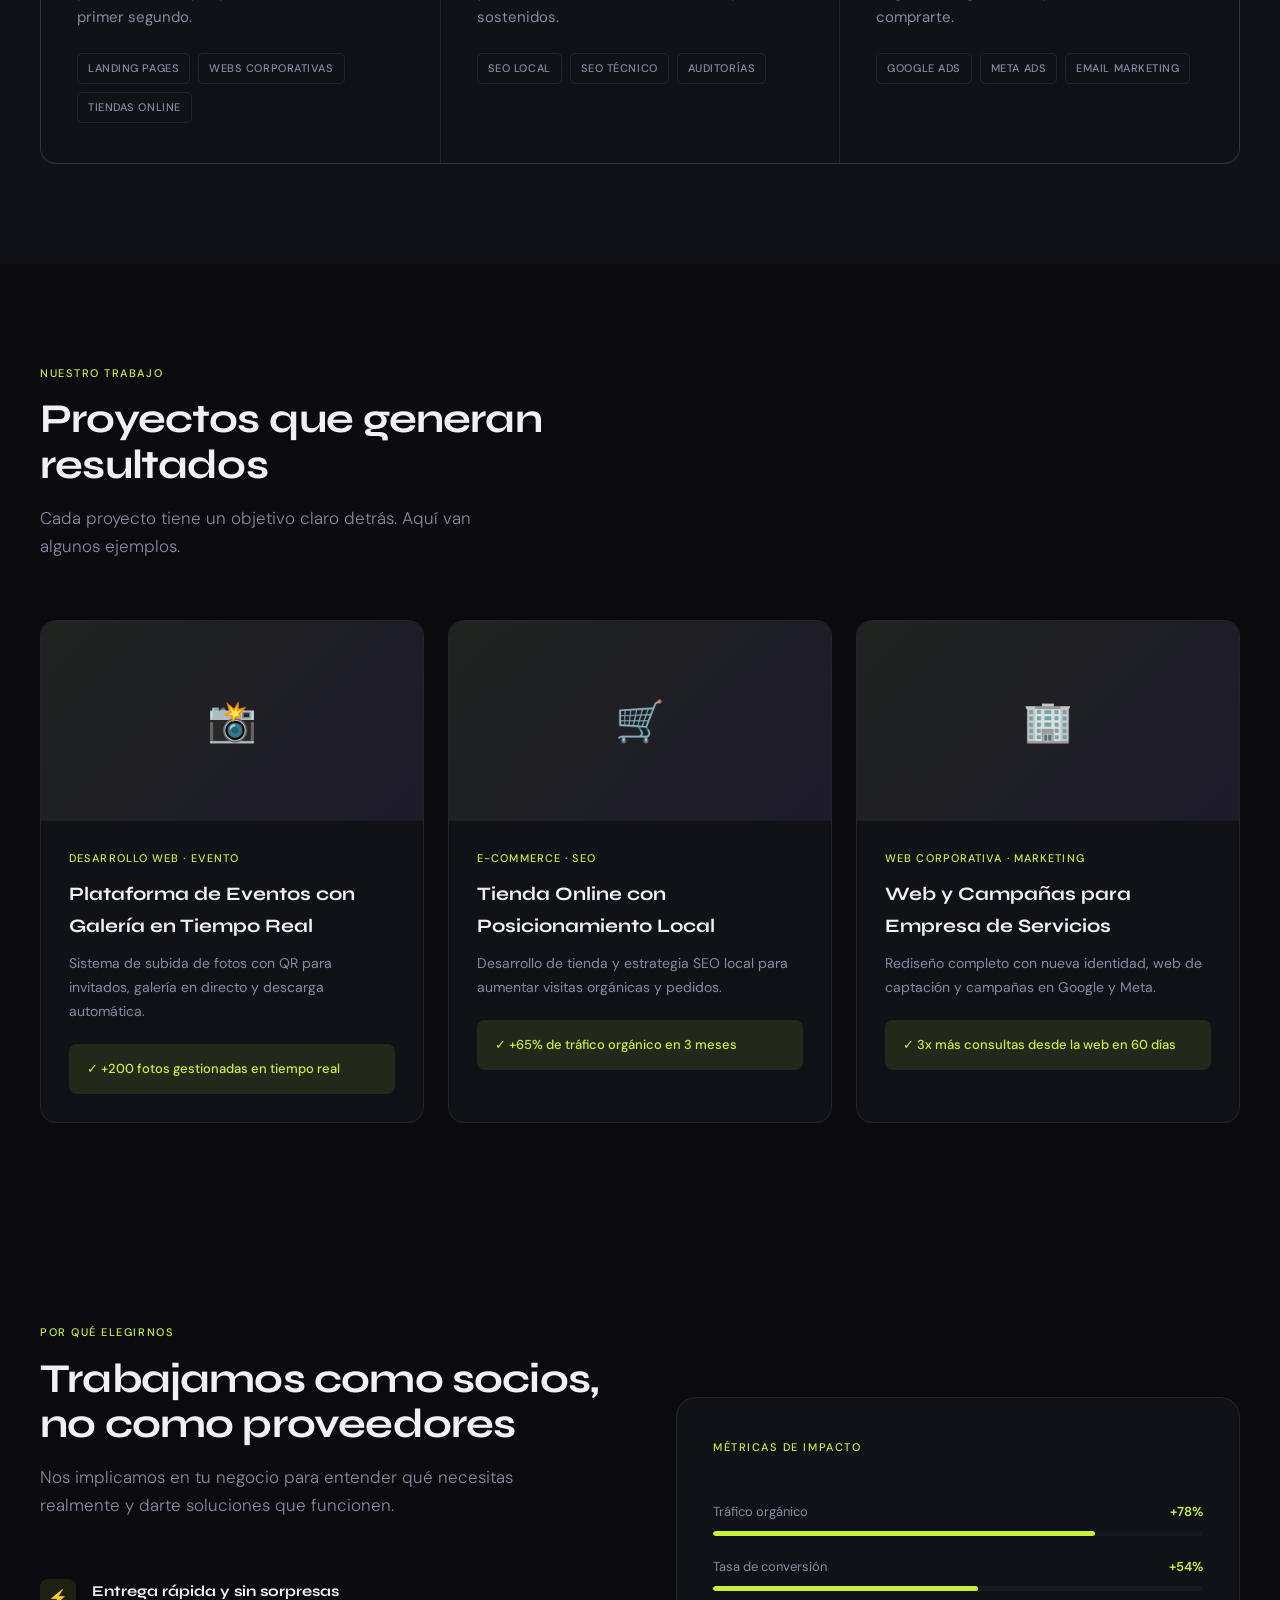
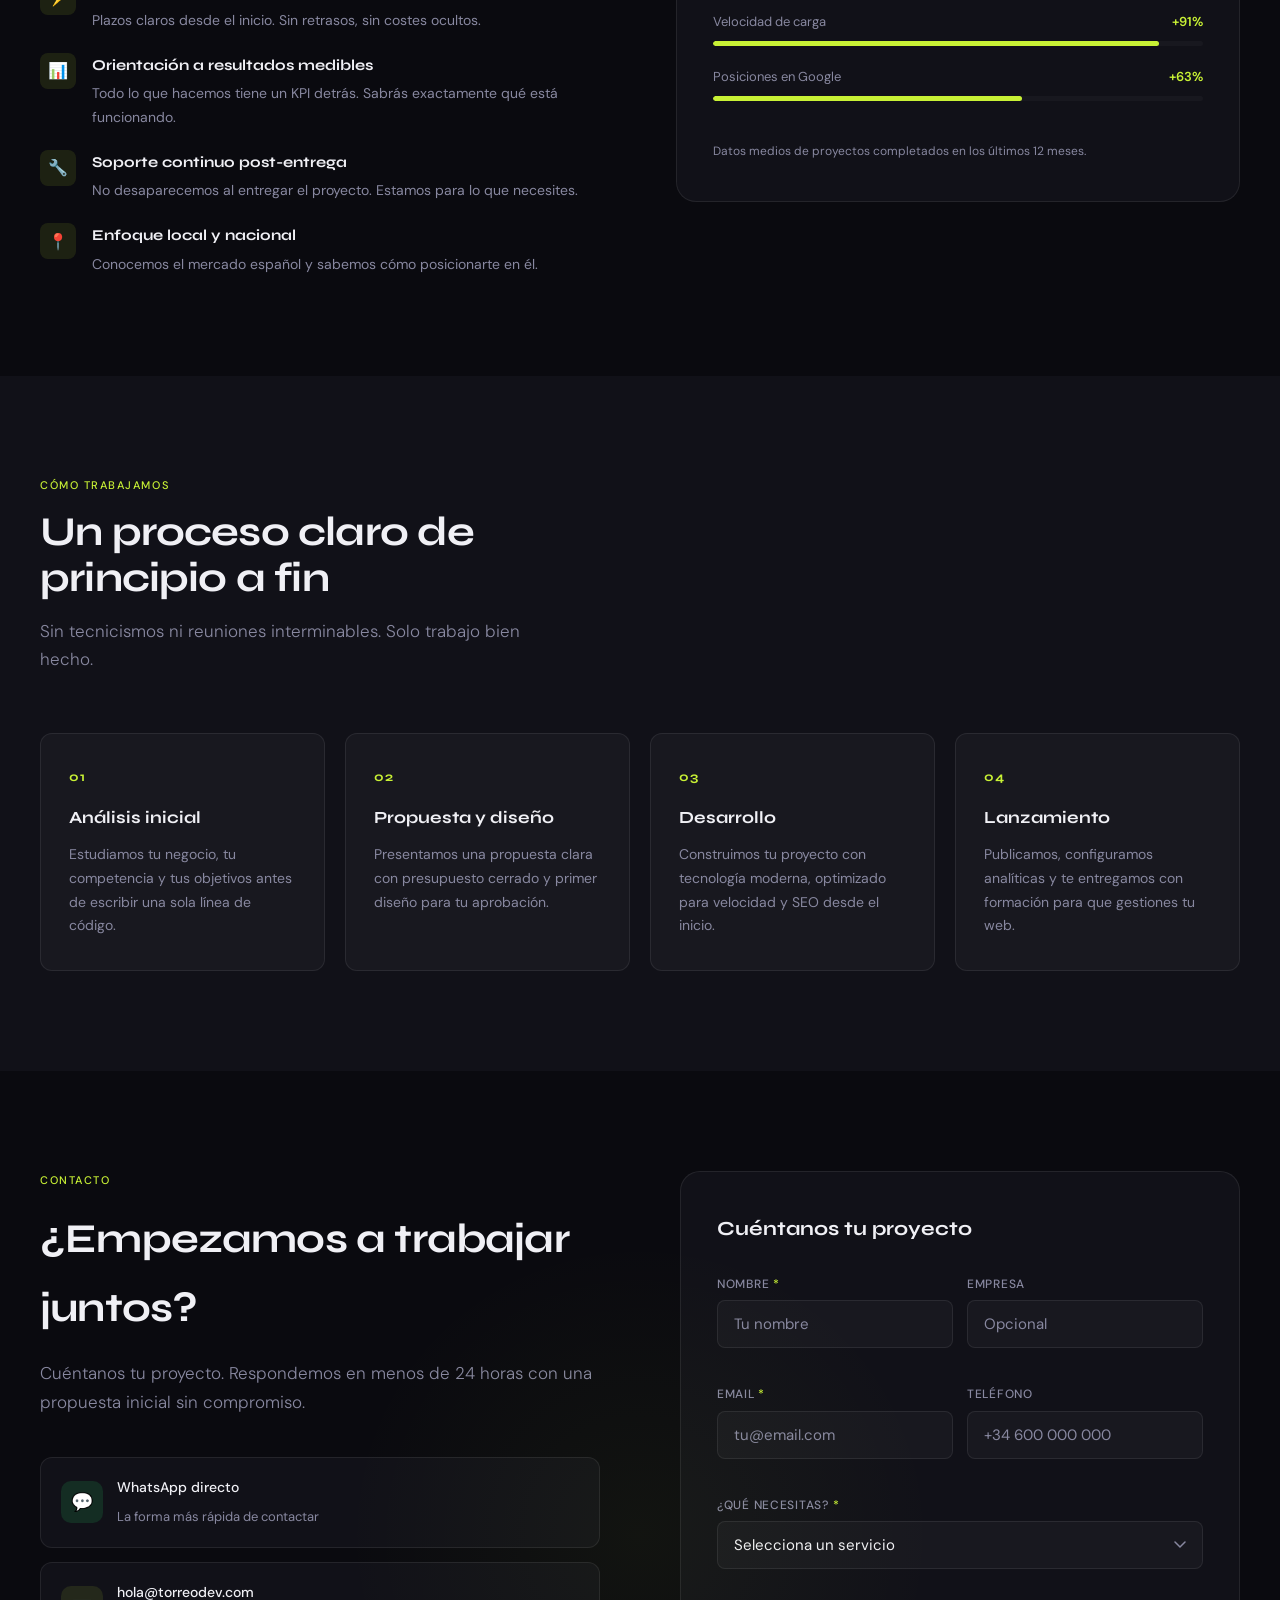
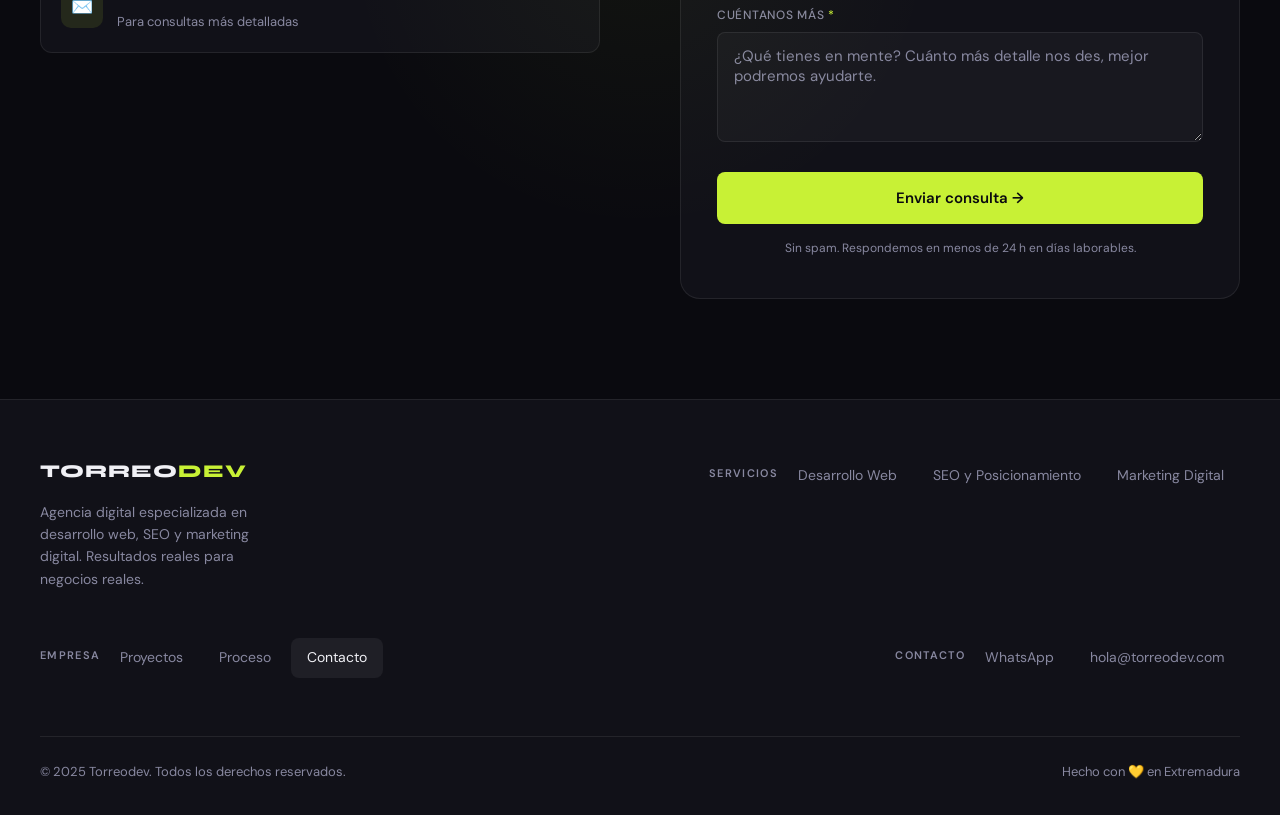
<file: web/index.html>
<!doctype html>
<html
  lang="es"
  data-lang="es"
>
  <head>
    <meta charset="UTF-8" />
    <meta
      name="viewport"
      content="width=device-width, initial-scale=1.0"
    />

    <!-- ═══════════════════════════════════════
       SEO BÁSICO
  ════════════════════════════════════════ -->
    <title>
      Torreodev | Desarrollo Web, SEO y Marketing Digital en Extremadura
    </title>
    <meta
      name="description"
      content="Agencia digital en Extremadura especializada en desarrollo web profesional, SEO y marketing digital. Webs que generan clientes reales para tu negocio."
    />
    <meta
      name="keywords"
      content="desarrollo web Extremadura, SEO Extremadura, diseño web profesional, marketing digital, páginas web empresas"
    />
    <meta
      name="author"
      content="Torreodev"
    />
    <meta
      name="robots"
      content="index, follow"
    />
    <link
      rel="canonical"
      href="https://torreodev.com/"
    />

    <!-- ═══════════════════════════════════════
       OPEN GRAPH (redes sociales / WhatsApp)
  ════════════════════════════════════════ -->
    <meta
      property="og:type"
      content="website"
    />
    <meta
      property="og:url"
      content="https://torreodev.com/"
    />
    <meta
      property="og:title"
      content="Torreodev | Desarrollo Web, SEO y Marketing Digital"
    />
    <meta
      property="og:description"
      content="Webs profesionales, estrategias SEO y campañas de marketing que convierten visitas en clientes."
    />
    <meta
      property="og:image"
      content="https://torreodev.com/img/og-image.jpg"
    />
    <meta
      property="og:locale"
      content="es_ES"
    />
    <meta
      property="og:site_name"
      content="Torreodev"
    />

    <!-- ═══════════════════════════════════════
       TWITTER CARD
  ════════════════════════════════════════ -->
    <meta
      name="twitter:card"
      content="summary_large_image"
    />
    <meta
      name="twitter:title"
      content="Torreodev | Desarrollo Web, SEO y Marketing Digital"
    />
    <meta
      name="twitter:description"
      content="Webs profesionales, SEO y marketing digital en Extremadura."
    />
    <meta
      name="twitter:image"
      content="https://torreodev.com/img/og-image.jpg"
    />

    <!-- ═══════════════════════════════════════
       DATOS ESTRUCTURADOS (Schema.org)
  ════════════════════════════════════════ -->
    <script type="application/ld+json">
      {
        "@context": "https://schema.org",
        "@type": "ProfessionalService",
        "name": "Torreodev",
        "description": "Agencia digital especializada en desarrollo web, SEO y marketing digital en Extremadura.",
        "url": "https://torreodev.com",
        "telephone": "+34600000000",
        "email": "hola@torreodev.com",
        "address": {
          "@type": "PostalAddress",
          "addressRegion": "Extremadura",
          "addressCountry": "ES"
        },
        "areaServed": "ES",
        "serviceType": ["Desarrollo Web", "SEO", "Marketing Digital"],
        "priceRange": "€€"
      }
    </script>

    <link
      rel="icon"
      type="image/svg+xml"
      href="/img/favicon.svg"
    />
    <meta
      name="theme-color"
      content="#0a0a0f"
    />

    <link
      rel="preconnect"
      href="https://fonts.googleapis.com"
    />
    <link
      rel="preconnect"
      href="https://fonts.gstatic.com"
      crossorigin
    />
    <link
      href="https://fonts.googleapis.com/css2?family=Syne:wght@700;800&family=DM+Sans:opsz,wght@9..40,300;9..40,400;9..40,500&display=swap"
      rel="stylesheet"
    />

    <link
      rel="stylesheet"
      href="css/styles.css"
    />
  </head>
  <body>
    <!-- ═══════════════════════════
       HEADER
  ════════════════════════════ -->
    <header role="banner">
      <a
        href="/"
        class="logo"
        aria-label="Torreodev - Inicio"
        ><img
          src="imgs/logotorreodev.png"
          class="logo-img"
        />TORREO<span>DEV</span></a
      >

      <nav
        role="navigation"
        aria-label="Navegación principal"
      >
        <a
          href="#servicios"
          data-i18n="nav.services"
          >Servicios</a
        >
        <a
          href="#proyectos"
          data-i18n="nav.projects"
          >Proyectos</a
        >
        <a
          href="#proceso"
          data-i18n="nav.process"
          >Proceso</a
        >
        <a
          href="#contacto"
          class="nav-cta"
          data-i18n="nav.contact"
          >Contactar</a
        >
      </nav>

      <!-- SELECTOR DE IDIOMA -->
      <div
        class="lang-switcher"
        role="navigation"
        aria-label="Selector de idioma"
      >
        <button
          class="lang-btn active"
          data-lang="es"
          aria-label="Español"
        >
          🇪🇸 ES
        </button>
        <span
          class="lang-sep"
          aria-hidden="true"
          >|</span
        >
        <button
          class="lang-btn"
          data-lang="en"
          aria-label="English"
        >
          🇬🇧 EN
        </button>
        <span
          class="lang-sep"
          aria-hidden="true"
          >|</span
        >
        <button
          class="lang-btn"
          data-lang="pl"
          aria-label="Polski"
        >
          🇵🇱 PL
        </button>
      </div>

      <button
        class="hamburger"
        id="hamburger"
        aria-label="Abrir menú"
        aria-expanded="false"
        aria-controls="mobile-menu"
      >
        <span></span><span></span><span></span>
      </button>
    </header>

    <div
      class="mobile-menu"
      id="mobile-menu"
      role="navigation"
      aria-label="Menú móvil"
    >
      <a
        href="#servicios"
        data-i18n="nav.services"
        >Servicios</a
      >
      <a
        href="#proyectos"
        data-i18n="nav.projects"
        >Proyectos</a
      >
      <a
        href="#proceso"
        data-i18n="nav.process"
        >Proceso</a
      >
      <a
        href="#contacto"
        class="mobile-cta"
        data-i18n="nav.cta"
        >Solicitar presupuesto</a
      >
    </div>

    <!-- ═══════════════════════════
       HERO
  ════════════════════════════ -->
    <section
      class="hero"
      aria-labelledby="hero-title"
    >
      <div
        class="hero-glow"
        aria-hidden="true"
      ></div>
      <div
        class="hero-glow2"
        aria-hidden="true"
      ></div>

      <div
        class="hero-label"
        aria-hidden="true"
        data-i18n="hero.label"
      >
        Agencia digital · Resultados reales
      </div>

      <h1
        id="hero-title"
        data-i18n="hero.title"
      >
        Tu presencia digital que <em>trabaja</em><br />mientras tú descansas
      </h1>

      <p
        class="hero-desc"
        data-i18n="hero.desc"
      >
        Desarrollamos webs profesionales, estrategias SEO y campañas de
        marketing digital orientadas a resultados. No vendemos páginas web:
        construimos activos de negocio.
      </p>

      <div class="hero-actions">
        <a
          href="https://wa.me/34600000000"
          class="btn-primary"
          target="_blank"
          rel="noopener"
        >
          <span aria-hidden="true">💬</span>
          <span data-i18n="hero.cta.wa">Hablar por WhatsApp</span>
        </a>
        <a
          href="#servicios"
          class="btn-ghost"
        >
          <span data-i18n="hero.cta.services">Ver servicios</span>
          <span aria-hidden="true">→</span>
        </a>
      </div>

      <div
        class="stats-bar"
        aria-label="Métricas clave"
      >
        <div class="stat">
          <div class="stat-num">+40<span>%</span></div>
          <div
            class="stat-label"
            data-i18n="stats.traffic"
          >
            Más tráfico orgánico de media
          </div>
        </div>
        <div class="stat">
          <div class="stat-num">3<span>x</span></div>
          <div
            class="stat-label"
            data-i18n="stats.conversions"
          >
            Más conversiones con buen diseño
          </div>
        </div>
        <div class="stat">
          <div class="stat-num">48<span>h</span></div>
          <div
            class="stat-label"
            data-i18n="stats.response"
          >
            Tiempo de respuesta máximo
          </div>
        </div>
        <div class="stat">
          <div class="stat-num">100<span>%</span></div>
          <div
            class="stat-label"
            data-i18n="stats.delivery"
          >
            Proyectos entregados a tiempo
          </div>
        </div>
      </div>
    </section>

    <!-- ═══════════════════════════
       SERVICIOS
  ════════════════════════════ -->
    <section
      id="servicios"
      aria-labelledby="servicios-title"
    >
      <div
        class="section-label"
        data-i18n="services.label"
      >
        Qué hacemos
      </div>
      <h2
        class="section-title"
        id="servicios-title"
        data-i18n="services.title"
      >
        Servicios diseñados para crecer
      </h2>
      <p
        class="section-subtitle"
        data-i18n="services.subtitle"
      >
        Cada servicio está orientado a un objetivo claro: que tu negocio consiga
        más clientes.
      </p>

      <div class="services-grid reveal">
        <article class="service-card">
          <div
            class="service-icon"
            aria-hidden="true"
          >
            🌐
          </div>
          <h3 data-i18n="services.web.title">Desarrollo Web</h3>
          <p data-i18n="services.web.desc">
            Webs rápidas, seguras y optimizadas para conversión. Diseñadas para
            transmitir profesionalidad y captar clientes desde el primer
            segundo.
          </p>
          <div class="service-tags">
            <span class="tag">Landing pages</span>
            <span
              class="tag"
              data-i18n="services.web.tag2"
              >Webs corporativas</span
            >
            <span
              class="tag"
              data-i18n="services.web.tag3"
              >Tiendas online</span
            >
          </div>
        </article>

        <article class="service-card">
          <div
            class="service-icon"
            aria-hidden="true"
          >
            📈
          </div>
          <h3 data-i18n="services.seo.title">SEO y Posicionamiento</h3>
          <p data-i18n="services.seo.desc">
            Aparece en Google cuando tus clientes te buscan. Estrategias de
            posicionamiento local y nacional con resultados medibles y
            sostenidos.
          </p>
          <div class="service-tags">
            <span
              class="tag"
              data-i18n="services.seo.tag1"
              >SEO local</span
            >
            <span
              class="tag"
              data-i18n="services.seo.tag2"
              >SEO técnico</span
            >
            <span
              class="tag"
              data-i18n="services.seo.tag3"
              >Auditorías</span
            >
          </div>
        </article>

        <article class="service-card">
          <div
            class="service-icon"
            aria-hidden="true"
          >
            🎯
          </div>
          <h3 data-i18n="services.marketing.title">Marketing Digital</h3>
          <p data-i18n="services.marketing.desc">
            Campañas de publicidad y estrategias de contenido que llevan tráfico
            cualificado a tu negocio. Sin gastar en quienes nunca van a
            comprarte.
          </p>
          <div class="service-tags">
            <span class="tag">Google Ads</span>
            <span class="tag">Meta Ads</span>
            <span class="tag">Email marketing</span>
          </div>
        </article>
      </div>
    </section>

    <!-- ═══════════════════════════
       PROYECTOS
  ════════════════════════════ -->
    <section
      id="proyectos"
      aria-labelledby="proyectos-title"
    >
      <div
        class="section-label"
        data-i18n="projects.label"
      >
        Nuestro trabajo
      </div>
      <h2
        class="section-title"
        id="proyectos-title"
        data-i18n="projects.title"
      >
        Proyectos que generan resultados
      </h2>
      <p
        class="section-subtitle"
        data-i18n="projects.subtitle"
      >
        Cada proyecto tiene un objetivo claro detrás. Aquí van algunos ejemplos.
      </p>

      <div class="projects-grid">
        <article class="project-card reveal">
          <div
            class="project-image"
            aria-hidden="true"
          >
            <div class="project-image-overlay"></div>
            <span>📸</span>
          </div>
          <div class="project-body">
            <div
              class="project-type"
              data-i18n="projects.p1.type"
            >
              Desarrollo Web · Evento
            </div>
            <h3 data-i18n="projects.p1.title">
              Plataforma de Eventos con Galería en Tiempo Real
            </h3>
            <p data-i18n="projects.p1.desc">
              Sistema de subida de fotos con QR para invitados, galería en
              directo y descarga automática.
            </p>
            <div
              class="project-result"
              data-i18n="projects.p1.result"
            >
              ✓ +200 fotos gestionadas en tiempo real
            </div>
          </div>
        </article>

        <article class="project-card reveal reveal-delay-1">
          <div
            class="project-image"
            aria-hidden="true"
          >
            <div class="project-image-overlay"></div>
            <span>🛒</span>
          </div>
          <div class="project-body">
            <div
              class="project-type"
              data-i18n="projects.p2.type"
            >
              E-commerce · SEO
            </div>
            <h3 data-i18n="projects.p2.title">
              Tienda Online con Posicionamiento Local
            </h3>
            <p data-i18n="projects.p2.desc">
              Desarrollo de tienda y estrategia SEO local para aumentar visitas
              orgánicas y pedidos.
            </p>
            <div
              class="project-result"
              data-i18n="projects.p2.result"
            >
              ✓ +65% de tráfico orgánico en 3 meses
            </div>
          </div>
        </article>

        <article class="project-card reveal reveal-delay-2">
          <div
            class="project-image"
            aria-hidden="true"
          >
            <div class="project-image-overlay"></div>
            <span>🏢</span>
          </div>
          <div class="project-body">
            <div
              class="project-type"
              data-i18n="projects.p3.type"
            >
              Web Corporativa · Marketing
            </div>
            <h3 data-i18n="projects.p3.title">
              Web y Campañas para Empresa de Servicios
            </h3>
            <p data-i18n="projects.p3.desc">
              Rediseño completo con nueva identidad, web de captación y campañas
              en Google y Meta.
            </p>
            <div
              class="project-result"
              data-i18n="projects.p3.result"
            >
              ✓ 3x más consultas desde la web en 60 días
            </div>
          </div>
        </article>
      </div>
    </section>

    <!-- ═══════════════════════════
       POR QUÉ ELEGIRNOS
  ════════════════════════════ -->
    <section aria-labelledby="why-title">
      <div class="why-grid">
        <div>
          <div
            class="section-label"
            data-i18n="why.label"
          >
            Por qué elegirnos
          </div>
          <h2
            class="section-title"
            id="why-title"
            data-i18n="why.title"
          >
            Trabajamos como socios, no como proveedores
          </h2>
          <p
            class="section-subtitle"
            data-i18n="why.subtitle"
          >
            Nos implicamos en tu negocio para entender qué necesitas realmente y
            darte soluciones que funcionen.
          </p>
          <ul
            class="why-list"
            role="list"
          >
            <li class="why-item reveal">
              <div
                class="why-icon"
                aria-hidden="true"
              >
                ⚡
              </div>
              <div>
                <h3 data-i18n="why.w1.title">Entrega rápida y sin sorpresas</h3>
                <p data-i18n="why.w1.desc">
                  Plazos claros desde el inicio. Sin retrasos, sin costes
                  ocultos.
                </p>
              </div>
            </li>
            <li class="why-item reveal reveal-delay-1">
              <div
                class="why-icon"
                aria-hidden="true"
              >
                📊
              </div>
              <div>
                <h3 data-i18n="why.w2.title">
                  Orientación a resultados medibles
                </h3>
                <p data-i18n="why.w2.desc">
                  Todo lo que hacemos tiene un KPI detrás. Sabrás exactamente
                  qué está funcionando.
                </p>
              </div>
            </li>
            <li class="why-item reveal reveal-delay-2">
              <div
                class="why-icon"
                aria-hidden="true"
              >
                🔧
              </div>
              <div>
                <h3 data-i18n="why.w3.title">Soporte continuo post-entrega</h3>
                <p data-i18n="why.w3.desc">
                  No desaparecemos al entregar el proyecto. Estamos para lo que
                  necesites.
                </p>
              </div>
            </li>
            <li class="why-item reveal reveal-delay-3">
              <div
                class="why-icon"
                aria-hidden="true"
              >
                📍
              </div>
              <div>
                <h3 data-i18n="why.w4.title">Enfoque local y nacional</h3>
                <p data-i18n="why.w4.desc">
                  Conocemos el mercado español y sabemos cómo posicionarte en
                  él.
                </p>
              </div>
            </li>
          </ul>
        </div>

        <div
          class="why-visual reveal"
          aria-label="Métricas de impacto"
        >
          <div
            class="section-label"
            style="margin-bottom: 24px"
            data-i18n="why.metrics.label"
          >
            Métricas de impacto
          </div>
          <div class="metric-row">
            <div class="metric-label">
              <span data-i18n="why.metrics.traffic">Tráfico orgánico</span
              ><span>+78%</span>
            </div>
            <div class="metric-bar">
              <div
                class="metric-fill"
                style="--w: 78%"
              ></div>
            </div>
          </div>
          <div class="metric-row">
            <div class="metric-label">
              <span data-i18n="why.metrics.conversion">Tasa de conversión</span
              ><span>+54%</span>
            </div>
            <div class="metric-bar">
              <div
                class="metric-fill"
                style="--w: 54%"
              ></div>
            </div>
          </div>
          <div class="metric-row">
            <div class="metric-label">
              <span data-i18n="why.metrics.speed">Velocidad de carga</span
              ><span>+91%</span>
            </div>
            <div class="metric-bar">
              <div
                class="metric-fill"
                style="--w: 91%"
              ></div>
            </div>
          </div>
          <div class="metric-row">
            <div class="metric-label">
              <span data-i18n="why.metrics.positions">Posiciones en Google</span
              ><span>+63%</span>
            </div>
            <div class="metric-bar">
              <div
                class="metric-fill"
                style="--w: 63%"
              ></div>
            </div>
          </div>
          <p
            style="font-size: 12px; color: var(--muted); margin-top: 20px"
            data-i18n="why.metrics.note"
          >
            Datos medios de proyectos completados en los últimos 12 meses.
          </p>
        </div>
      </div>
    </section>

    <!-- ═══════════════════════════
       PROCESO
  ════════════════════════════ -->
    <section
      id="proceso"
      aria-labelledby="proceso-title"
    >
      <div
        class="section-label"
        data-i18n="process.label"
      >
        Cómo trabajamos
      </div>
      <h2
        class="section-title"
        id="proceso-title"
        data-i18n="process.title"
      >
        Un proceso claro de principio a fin
      </h2>
      <p
        class="section-subtitle"
        data-i18n="process.subtitle"
      >
        Sin tecnicismos ni reuniones interminables. Solo trabajo bien hecho.
      </p>

      <ol
        class="process-grid"
        role="list"
      >
        <li class="process-step reveal">
          <h3 data-i18n="process.s1.title">Análisis inicial</h3>
          <p data-i18n="process.s1.desc">
            Estudiamos tu negocio, tu competencia y tus objetivos antes de
            escribir una sola línea de código.
          </p>
        </li>
        <li class="process-step reveal reveal-delay-1">
          <h3 data-i18n="process.s2.title">Propuesta y diseño</h3>
          <p data-i18n="process.s2.desc">
            Presentamos una propuesta clara con presupuesto cerrado y primer
            diseño para tu aprobación.
          </p>
        </li>
        <li class="process-step reveal reveal-delay-2">
          <h3 data-i18n="process.s3.title">Desarrollo</h3>
          <p data-i18n="process.s3.desc">
            Construimos tu proyecto con tecnología moderna, optimizado para
            velocidad y SEO desde el inicio.
          </p>
        </li>
        <li class="process-step reveal reveal-delay-3">
          <h3 data-i18n="process.s4.title">Lanzamiento</h3>
          <p data-i18n="process.s4.desc">
            Publicamos, configuramos analíticas y te entregamos con formación
            para que gestiones tu web.
          </p>
        </li>
      </ol>
    </section>

    <!-- ═══════════════════════════
       CONTACTO
  ════════════════════════════ -->
    <section
      id="contacto"
      aria-labelledby="contacto-title"
    >
      <div class="contact-wrapper">
        <div class="contact-info reveal">
          <div
            class="section-label"
            data-i18n="contact.label"
          >
            Contacto
          </div>
          <h2
            id="contacto-title"
            data-i18n="contact.title"
          >
            ¿Empezamos a trabajar juntos?
          </h2>
          <p data-i18n="contact.desc">
            Cuéntanos tu proyecto. Respondemos en menos de 24 horas con una
            propuesta inicial sin compromiso.
          </p>
          <div class="contact-methods">
            <a
              href="https://wa.me/34600000000"
              class="contact-method"
              target="_blank"
              rel="noopener"
              aria-label="Contactar por WhatsApp"
            >
              <div
                class="method-icon wa"
                aria-hidden="true"
              >
                💬
              </div>
              <div class="method-text">
                <strong data-i18n="contact.wa.title">WhatsApp directo</strong>
                <span data-i18n="contact.wa.desc"
                  >La forma más rápida de contactar</span
                >
              </div>
            </a>
            <a
              href="mailto:hola@torreodev.com"
              class="contact-method"
              aria-label="Enviar email"
            >
              <div
                class="method-icon mail"
                aria-hidden="true"
              >
                ✉️
              </div>
              <div class="method-text">
                <strong>hola@torreodev.com</strong>
                <span data-i18n="contact.email.desc"
                  >Para consultas más detalladas</span
                >
              </div>
            </a>
          </div>
        </div>

        <!-- FORMULARIO FORMSPREE + HONEYPOT + RATE LIMIT -->
        <div class="contact-form reveal reveal-delay-1">
          <h3 data-i18n="form.title">Cuéntanos tu proyecto</h3>

          <form
            id="contact-form"
            novalidate
            aria-label="Formulario de contacto"
          >
            <!-- HONEYPOT: campo invisible que los bots rellenan pero los humanos no -->
            <div
              class="hp-field"
              aria-hidden="true"
            >
              <label for="website">No rellenar</label>
              <input
                type="text"
                id="website"
                name="website"
                tabindex="-1"
                autocomplete="off"
              />
            </div>

            <!-- TIMESTAMP: detecta envíos demasiado rápidos (bots) -->
            <input
              type="hidden"
              id="form-timestamp"
              name="_timestamp"
            />

            <div class="form-grid">
              <div class="form-group">
                <label for="nombre">
                  <span data-i18n="form.name">Nombre</span>
                  <span
                    class="required"
                    aria-hidden="true"
                    >*</span
                  >
                </label>
                <input
                  type="text"
                  id="nombre"
                  name="nombre"
                  data-i18n="form.placeholder.name"
                  placeholder="Tu nombre"
                  required
                  autocomplete="given-name"
                />
                <span
                  class="field-error"
                  role="alert"
                  aria-live="polite"
                ></span>
              </div>

              <div class="form-group">
                <label
                  for="empresa"
                  data-i18n="form.company"
                  >Empresa</label
                >
                <input
                  type="text"
                  id="empresa"
                  name="empresa"
                  data-i18n="form.placeholder.company"
                  placeholder="Opcional"
                  autocomplete="organization"
                />
              </div>

              <div class="form-group">
                <label for="email">
                  <span data-i18n="form.email">Email</span>
                  <span
                    class="required"
                    aria-hidden="true"
                    >*</span
                  >
                </label>
                <input
                  type="email"
                  id="email"
                  name="email"
                  data-i18n="form.placeholder.email"
                  placeholder="tu@email.com"
                  required
                  autocomplete="email"
                />
                <span
                  class="field-error"
                  role="alert"
                  aria-live="polite"
                ></span>
              </div>

              <div class="form-group">
                <label
                  for="telefono"
                  data-i18n="form.phone"
                  >Teléfono</label
                >
                <input
                  type="tel"
                  id="telefono"
                  name="telefono"
                  data-i18n="form.placeholder.phone"
                  placeholder="+34 600 000 000"
                  autocomplete="tel"
                />
              </div>

              <div class="form-group full">
                <label for="servicio">
                  <span data-i18n="form.service">¿Qué necesitas?</span>
                  <span
                    class="required"
                    aria-hidden="true"
                    >*</span
                  >
                </label>
                <select
                  id="servicio"
                  name="servicio"
                  required
                >
                  <option
                    value=""
                    data-i18n="form.service.placeholder"
                  >
                    Selecciona un servicio
                  </option>
                  <option
                    value="desarrollo-web"
                    data-i18n="form.service.web"
                  >
                    Desarrollo web
                  </option>
                  <option
                    value="seo"
                    data-i18n="form.service.seo"
                  >
                    SEO y posicionamiento
                  </option>
                  <option
                    value="marketing"
                    data-i18n="form.service.marketing"
                  >
                    Marketing digital
                  </option>
                  <option
                    value="paquete"
                    data-i18n="form.service.bundle"
                  >
                    Paquete completo
                  </option>
                  <option
                    value="sin-definir"
                    data-i18n="form.service.unsure"
                  >
                    No lo tengo claro aún
                  </option>
                </select>
                <span
                  class="field-error"
                  role="alert"
                  aria-live="polite"
                ></span>
              </div>

              <div class="form-group full">
                <label for="mensaje">
                  <span data-i18n="form.message">Cuéntanos más</span>
                  <span
                    class="required"
                    aria-hidden="true"
                    >*</span
                  >
                </label>
                <textarea
                  id="mensaje"
                  name="mensaje"
                  data-i18n="form.placeholder.message"
                  placeholder="¿Qué tienes en mente? Cuánto más detalle nos des, mejor podremos ayudarte."
                  required
                  minlength="20"
                ></textarea>
                <span
                  class="field-error"
                  role="alert"
                  aria-live="polite"
                ></span>
              </div>
            </div>

            <button
              type="submit"
              class="btn-submit"
              id="btn-submit"
            >
              <span
                id="btn-text"
                data-i18n="form.submit"
                >Enviar consulta →</span
              >
              <span
                id="btn-loading"
                hidden
                aria-hidden="true"
                data-i18n="form.sending"
                >Enviando…</span
              >
            </button>

            <p
              class="form-notice"
              data-i18n="form.notice"
            >
              Sin spam. Respondemos en menos de 24 h en días laborables.
            </p>
            <div
              class="form-error-global"
              id="form-error-global"
              role="alert"
              aria-live="assertive"
              hidden
            ></div>
          </form>

          <!-- Estado de éxito -->
          <div
            class="form-success"
            id="form-success"
            hidden
            aria-live="polite"
          >
            <div
              class="form-success-icon"
              aria-hidden="true"
            >
              ✓
            </div>
            <h4 data-i18n="form.success.title">¡Mensaje recibido!</h4>
            <p data-i18n="form.success.desc">
              Te contactaremos en menos de 24 horas. Si lo necesitas antes,
              escríbenos por WhatsApp.
            </p>
            <a
              href="https://wa.me/34600000000"
              class="btn-primary"
              target="_blank"
              rel="noopener"
            >
              <span data-i18n="form.success.cta">Ir al WhatsApp</span>
            </a>
          </div>
        </div>
      </div>
    </section>

    <!-- ═══════════════════════════
       FOOTER
  ════════════════════════════ -->
    <footer role="contentinfo">
      <div class="footer-top">
        <div class="footer-brand">
          <a
            href="/"
            class="logo"
            aria-label="Torreodev - Inicio"
            >TORREO<span>DEV</span></a
          >
          <p data-i18n="footer.tagline">
            Agencia digital especializada en desarrollo web, SEO y marketing
            digital. Resultados reales para negocios reales.
          </p>
        </div>
        <nav
          class="footer-links"
          aria-label="Servicios"
        >
          <h4 data-i18n="nav.services">Servicios</h4>
          <a
            href="#servicios"
            data-i18n="services.web.title"
            >Desarrollo Web</a
          >
          <a
            href="#servicios"
            data-i18n="services.seo.title"
            >SEO y Posicionamiento</a
          >
          <a
            href="#servicios"
            data-i18n="services.marketing.title"
            >Marketing Digital</a
          >
        </nav>
        <nav
          class="footer-links"
          aria-label="Empresa"
        >
          <h4 data-i18n="footer.company">Empresa</h4>
          <a
            href="#proyectos"
            data-i18n="nav.projects"
            >Proyectos</a
          >
          <a
            href="#proceso"
            data-i18n="nav.process"
            >Proceso</a
          >
          <a
            href="#contacto"
            data-i18n="nav.contact"
            >Contacto</a
          >
        </nav>
        <nav
          class="footer-links"
          aria-label="Contacto"
        >
          <h4 data-i18n="contact.label">Contacto</h4>
          <a
            href="https://wa.me/34600000000"
            target="_blank"
            rel="noopener"
            >WhatsApp</a
          >
          <a href="mailto:hola@torreodev.com">hola@torreodev.com</a>
        </nav>
      </div>
      <div class="footer-bottom">
        <p data-i18n="footer.copy">
          © 2025 Torreodev. Todos los derechos reservados.
        </p>
        <p data-i18n="footer.made">Hecho con 💛 en Extremadura</p>
      </div>
    </footer>

    <!-- WhatsApp flotante -->
    <div
      class="wa-bubble"
      aria-label="Contactar por WhatsApp"
    >
      <span
        class="wa-label"
        aria-hidden="true"
        data-i18n="wa.label"
        >¿Hablamos por WhatsApp?</span
      >
      <a
        href="https://wa.me/34600000000"
        class="wa-btn"
        target="_blank"
        rel="noopener"
        aria-label="Abrir WhatsApp"
        >💬</a
      >
    </div>

    <script src="js/main.js"></script>
  </body>
</html>
</file>
<file: css/styles.css>
/* ══════════════════════════════════════════
   TORREODEV — styles.css
   Organización:
   1. Variables y reset
   2. Header y navegación
   3. Hero
   4. Secciones compartidas
   5. Servicios
   6. Proyectos
   7. Por qué elegirnos
   8. Proceso
   9. Contacto y formulario
   10. Footer
   11. WhatsApp flotante
   12. Animaciones
   13. Responsive
   14. Selector de idioma
══════════════════════════════════════════ */

/* ─────────────────────────────────────────
   1. VARIABLES Y RESET
───────────────────────────────────────── */
:root {
  --accent:       #c8f135;
  --accent-dim:   rgba(200, 241, 53, 0.10);
  --accent-mid:   rgba(200, 241, 53, 0.30);
  --bg:           #0a0a0f;
  --bg2:          #111118;
  --bg3:          #18181f;
  --border:       rgba(255, 255, 255, 0.08);
  --border-hover: rgba(200, 241, 53, 0.28);
  --text:         #f0f0f5;
  --muted:        #8888a0;
  --font-display: 'Syne', sans-serif;
  --font-body:    'DM Sans', sans-serif;
  --radius-sm:    8px;
  --radius-md:    12px;
  --radius-lg:    16px;
  --radius-xl:    20px;
}

*, *::before, *::after {
  margin: 0;
  padding: 0;
  box-sizing: border-box;
}

html { scroll-behavior: smooth; }

body {
  background: var(--bg);
  color: var(--text);
  font-family: var(--font-body);
  font-size: 16px;
  line-height: 1.7;
  overflow-x: hidden;
}

/* Textura de grano sutil */
body::before {
  content: '';
  position: fixed;
  inset: 0;
  background-image: url("data:image/svg+xml,%3Csvg viewBox='0 0 200 200' xmlns='http://www.w3.org/2000/svg'%3E%3Cfilter id='n'%3E%3CfeTurbulence type='fractalNoise' baseFrequency='0.85' numOctaves='4' stitchTiles='stitch'/%3E%3C/filter%3E%3Crect width='100%25' height='100%25' filter='url(%23n)' opacity='0.035'/%3E%3C/svg%3E");
  pointer-events: none;
  z-index: 0;
}

img { max-width: 100%; display: block; }
a  { color: inherit; }

/* ─────────────────────────────────────────
   2. HEADER Y NAVEGACIÓN
───────────────────────────────────────── */
header {
  position: fixed;
  top: 0; left: 0; right: 0;
  z-index: 900;
  display: flex;
  align-items: center;
  justify-content: space-between;
  padding: 0 40px;
  height: 68px;
  background: rgba(10, 10, 15, 0.85);
  backdrop-filter: blur(20px);
  border-bottom: 1px solid var(--border);
}

.logo {
  font-family: var(--font-display);
  font-size: 18px;
  font-weight: 800;
  letter-spacing: 0.06em;
  text-decoration: none;
  color: var(--text);
}

.logo span { color: var(--accent); }

nav {
  display: flex;
  gap: 4px;
  align-items: center;
}

nav a {
  font-size: 14px;
  color: var(--muted);
  text-decoration: none;
  padding: 8px 16px;
  border-radius: var(--radius-sm);
  transition: color 0.2s, background 0.2s;
}

nav a:hover,
nav a.active {
  color: var(--text);
  background: rgba(255, 255, 255, 0.06);
}

.nav-cta {
  background: var(--accent) !important;
  color: #0a0a0f !important;
  font-weight: 500;
  transition: opacity 0.2s, transform 0.2s !important;
}

.nav-cta:hover {
  opacity: 0.88;
  transform: translateY(-1px);
  background: var(--accent) !important;
}

/* Hamburger */
.hamburger {
  display: none;
  flex-direction: column;
  gap: 5px;
  cursor: pointer;
  padding: 8px;
  background: none;
  border: none;
}

.hamburger span {
  display: block;
  width: 22px;
  height: 1.5px;
  background: var(--text);
  transition: transform 0.3s, opacity 0.3s;
}

.hamburger.open span:nth-child(1) { transform: translateY(6.5px) rotate(45deg); }
.hamburger.open span:nth-child(2) { opacity: 0; }
.hamburger.open span:nth-child(3) { transform: translateY(-6.5px) rotate(-45deg); }

/* Menú móvil */
.mobile-menu {
  display: none;
  position: fixed;
  top: 68px; left: 0; right: 0;
  background: rgba(10, 10, 15, 0.97);
  backdrop-filter: blur(20px);
  border-bottom: 1px solid var(--border);
  padding: 20px 24px 28px;
  z-index: 899;
  flex-direction: column;
  gap: 4px;
}

.mobile-menu.open { display: flex; }

.mobile-menu a {
  font-size: 16px;
  color: var(--muted);
  text-decoration: none;
  padding: 12px 0;
  border-bottom: 1px solid var(--border);
  transition: color 0.2s;
}

.mobile-menu a:last-child { border-bottom: none; }
.mobile-menu a:hover { color: var(--text); }

.mobile-cta {
  margin-top: 12px;
  background: var(--accent) !important;
  color: #0a0a0f !important;
  font-weight: 500;
  padding: 14px 0 !important;
  text-align: center;
  border-radius: 10px;
  border: none !important;
}

/* ─────────────────────────────────────────
   3. HERO
───────────────────────────────────────── */
.hero {
  position: relative;
  min-height: 100vh;
  display: flex;
  flex-direction: column;
  justify-content: center;
  padding: 120px 40px 80px;
  overflow: hidden;
}

.hero-glow {
  position: absolute;
  width: 700px; height: 700px;
  border-radius: 50%;
  background: radial-gradient(circle, rgba(200, 241, 53, 0.07) 0%, transparent 70%);
  top: -100px; left: -200px;
  pointer-events: none;
}

.hero-glow2 {
  position: absolute;
  width: 500px; height: 500px;
  border-radius: 50%;
  background: radial-gradient(circle, rgba(120, 80, 255, 0.07) 0%, transparent 70%);
  bottom: 0; right: -100px;
  pointer-events: none;
}

.hero-label {
  font-size: 11px;
  font-weight: 500;
  letter-spacing: 0.14em;
  text-transform: uppercase;
  color: var(--accent);
  margin-bottom: 24px;
  display: flex;
  align-items: center;
  gap: 10px;
}

.hero-label::before {
  content: '';
  display: block;
  width: 32px;
  height: 1px;
  background: var(--accent);
}

.hero h1 {
  font-family: var(--font-display);
  font-size: clamp(36px, 5.5vw, 70px);
  font-weight: 800;
  line-height: 1.07;
  letter-spacing: -0.02em;
  max-width: 820px;
  margin-bottom: 28px;
}

.hero h1 em {
  font-style: normal;
  color: var(--accent);
}

.hero-desc {
  font-size: 18px;
  color: var(--muted);
  max-width: 520px;
  margin-bottom: 44px;
  font-weight: 300;
  line-height: 1.65;
}

.hero-actions {
  display: flex;
  gap: 14px;
  flex-wrap: wrap;
  align-items: center;
}

/* Stats */
.stats-bar {
  display: flex;
  margin-top: 72px;
  border-top: 1px solid var(--border);
  padding-top: 40px;
  flex-wrap: wrap;
  gap: 0;
}

.stat {
  flex: 1;
  min-width: 140px;
  padding-right: 40px;
  border-right: 1px solid var(--border);
  margin-right: 40px;
}

.stat:last-child { border-right: none; margin-right: 0; }

.stat-num {
  font-family: var(--font-display);
  font-size: 36px;
  font-weight: 800;
  line-height: 1;
  margin-bottom: 6px;
}

.stat-num span { color: var(--accent); }
.stat-label    { font-size: 13px; color: var(--muted); font-weight: 300; }

/* ─────────────────────────────────────────
   4. SECCIONES COMPARTIDAS
───────────────────────────────────────── */
section { padding: 100px 40px; position: relative; }

.section-label {
  font-size: 11px;
  font-weight: 500;
  letter-spacing: 0.14em;
  text-transform: uppercase;
  color: var(--accent);
  margin-bottom: 14px;
}

.section-title {
  font-family: var(--font-display);
  font-size: clamp(26px, 3.2vw, 44px);
  font-weight: 700;
  letter-spacing: -0.02em;
  line-height: 1.12;
  margin-bottom: 16px;
  max-width: 600px;
}

.section-subtitle {
  font-size: 17px;
  color: var(--muted);
  font-weight: 300;
  max-width: 480px;
  margin-bottom: 60px;
  line-height: 1.65;
}

/* Botones reutilizables */
.btn-primary {
  display: inline-flex;
  align-items: center;
  gap: 10px;
  background: var(--accent);
  color: #0a0a0f;
  font-family: var(--font-body);
  font-size: 15px;
  font-weight: 500;
  padding: 16px 28px;
  border-radius: var(--radius-sm);
  text-decoration: none;
  transition: opacity 0.2s, transform 0.2s, box-shadow 0.2s;
}

.btn-primary:hover {
  opacity: 0.88;
  transform: translateY(-2px);
  box-shadow: 0 12px 28px rgba(200, 241, 53, 0.20);
}

.btn-ghost {
  display: inline-flex;
  align-items: center;
  gap: 8px;
  background: transparent;
  color: var(--text);
  font-family: var(--font-body);
  font-size: 15px;
  padding: 16px 28px;
  border-radius: var(--radius-sm);
  border: 1px solid var(--border);
  text-decoration: none;
  transition: border-color 0.2s, background 0.2s, transform 0.2s;
}

.btn-ghost:hover {
  border-color: rgba(255, 255, 255, 0.2);
  background: rgba(255, 255, 255, 0.04);
  transform: translateY(-2px);
}

/* ─────────────────────────────────────────
   5. SERVICIOS
───────────────────────────────────────── */
#servicios { background: var(--bg2); }

.services-grid {
  display: grid;
  grid-template-columns: repeat(auto-fit, minmax(280px, 1fr));
  gap: 1px;
  background: var(--border);
  border: 1px solid var(--border);
  border-radius: var(--radius-lg);
  overflow: hidden;
}

.service-card {
  background: var(--bg2);
  padding: 40px 36px;
  transition: background 0.3s;
  position: relative;
  overflow: hidden;
}

.service-card::before {
  content: '';
  position: absolute;
  top: 0; left: 0; right: 0;
  height: 2px;
  background: var(--accent);
  transform: scaleX(0);
  transform-origin: left;
  transition: transform 0.3s;
}

.service-card:hover { background: var(--bg3); }
.service-card:hover::before { transform: scaleX(1); }

.service-icon {
  width: 48px; height: 48px;
  background: var(--accent-dim);
  border-radius: var(--radius-md);
  display: flex;
  align-items: center;
  justify-content: center;
  margin-bottom: 24px;
  font-size: 22px;
}

.service-card h3 {
  font-family: var(--font-display);
  font-size: 20px;
  font-weight: 700;
  margin-bottom: 12px;
}

.service-card p {
  font-size: 15px;
  color: var(--muted);
  line-height: 1.65;
}

.service-tags {
  display: flex;
  flex-wrap: wrap;
  gap: 8px;
  margin-top: 24px;
}

.tag {
  font-size: 11px;
  font-weight: 500;
  letter-spacing: 0.05em;
  text-transform: uppercase;
  padding: 5px 10px;
  border-radius: 5px;
  border: 1px solid var(--border);
  color: var(--muted);
}

/* ─────────────────────────────────────────
   6. PROYECTOS
───────────────────────────────────────── */
.projects-grid {
  display: grid;
  grid-template-columns: repeat(auto-fit, minmax(300px, 1fr));
  gap: 24px;
}

.project-card {
  background: var(--bg2);
  border: 1px solid var(--border);
  border-radius: var(--radius-lg);
  overflow: hidden;
  transition: border-color 0.3s, transform 0.3s;
}

.project-card:hover {
  border-color: var(--border-hover);
  transform: translateY(-6px);
}

.project-image {
  width: 100%;
  height: 200px;
  background: var(--bg3);
  display: flex;
  align-items: center;
  justify-content: center;
  font-size: 40px;
  position: relative;
  overflow: hidden;
}

.project-image-overlay {
  position: absolute;
  inset: 0;
  background: linear-gradient(135deg, rgba(200, 241, 53, 0.05), rgba(120, 80, 255, 0.05));
}

.project-body { padding: 28px; }

.project-type {
  font-size: 11px;
  font-weight: 500;
  letter-spacing: 0.1em;
  text-transform: uppercase;
  color: var(--accent);
  margin-bottom: 10px;
}

.project-body h3 {
  font-family: var(--font-display);
  font-size: 19px;
  font-weight: 700;
  margin-bottom: 10px;
}

.project-body p { font-size: 14px; color: var(--muted); }

.project-result {
  margin-top: 20px;
  padding: 14px 18px;
  background: var(--accent-dim);
  border-radius: var(--radius-sm);
  font-size: 13px;
  color: var(--accent);
  font-weight: 500;
}

/* ─────────────────────────────────────────
   7. POR QUÉ ELEGIRNOS
───────────────────────────────────────── */
.why-grid {
  display: grid;
  grid-template-columns: 1fr 1fr;
  gap: 72px;
  align-items: center;
}

.why-list {
  list-style: none;
  display: flex;
  flex-direction: column;
  gap: 20px;
}

.why-item {
  display: flex;
  gap: 16px;
  align-items: flex-start;
}

.why-icon {
  width: 36px; height: 36px;
  min-width: 36px;
  background: var(--accent-dim);
  border-radius: var(--radius-sm);
  display: flex;
  align-items: center;
  justify-content: center;
  font-size: 16px;
}

.why-item h3 {
  font-family: var(--font-display);
  font-size: 15px;
  font-weight: 700;
  margin-bottom: 4px;
}

.why-item p { font-size: 14px; color: var(--muted); }

/* Visual de métricas */
.why-visual {
  background: var(--bg2);
  border: 1px solid var(--border);
  border-radius: var(--radius-xl);
  padding: 40px 36px;
  display: flex;
  flex-direction: column;
  gap: 20px;
}

.metric-row { display: flex; flex-direction: column; gap: 8px; }

.metric-label {
  display: flex;
  justify-content: space-between;
  font-size: 13px;
  color: var(--muted);
}

.metric-label span:last-child { color: var(--accent); font-weight: 600; }

.metric-bar {
  height: 5px;
  background: var(--bg3);
  border-radius: 3px;
  overflow: hidden;
}

.metric-fill {
  height: 100%;
  background: var(--accent);
  border-radius: 3px;
  width: 0;
  transition: width 1.2s cubic-bezier(0.16, 1, 0.3, 1);
}

.metric-fill.animate { width: var(--w); }

/* ─────────────────────────────────────────
   8. PROCESO
───────────────────────────────────────── */
#proceso { background: var(--bg2); }

.process-grid {
  display: grid;
  grid-template-columns: repeat(auto-fit, minmax(200px, 1fr));
  gap: 20px;
  list-style: none;
  counter-reset: steps;
}

.process-step {
  padding: 32px 28px;
  background: var(--bg3);
  border: 1px solid var(--border);
  border-radius: var(--radius-md);
  counter-increment: steps;
  transition: border-color 0.3s;
}

.process-step::before {
  content: counter(steps, decimal-leading-zero);
  font-family: var(--font-display);
  font-size: 13px;
  font-weight: 700;
  color: var(--accent);
  letter-spacing: 0.05em;
  display: block;
  margin-bottom: 16px;
}

.process-step:hover { border-color: var(--border-hover); }

.process-step h3 {
  font-family: var(--font-display);
  font-size: 17px;
  font-weight: 700;
  margin-bottom: 10px;
}

.process-step p { font-size: 14px; color: var(--muted); }

/* ─────────────────────────────────────────
   9. CONTACTO Y FORMULARIO
───────────────────────────────────────── */
#contacto {
  background: var(--bg);
  overflow: hidden;
}

#contacto::before {
  content: '';
  position: absolute;
  width: 600px; height: 600px;
  border-radius: 50%;
  background: radial-gradient(circle, rgba(200, 241, 53, 0.045) 0%, transparent 70%);
  top: 50%; left: 50%;
  transform: translate(-50%, -50%);
  pointer-events: none;
}

.contact-wrapper {
  display: grid;
  grid-template-columns: 1fr 1fr;
  gap: 80px;
  align-items: start;
}

.contact-info h2 {
  font-family: var(--font-display);
  font-size: clamp(26px, 3.2vw, 44px);
  font-weight: 700;
  letter-spacing: -0.02em;
  margin-bottom: 16px;
}

.contact-info p {
  font-size: 17px;
  color: var(--muted);
  font-weight: 300;
  margin-bottom: 40px;
}

.contact-methods {
  display: flex;
  flex-direction: column;
  gap: 14px;
}

.contact-method {
  display: flex;
  align-items: center;
  gap: 14px;
  padding: 18px 20px;
  background: var(--bg2);
  border: 1px solid var(--border);
  border-radius: var(--radius-md);
  text-decoration: none;
  transition: border-color 0.2s, transform 0.2s;
}

.contact-method:hover {
  border-color: var(--border-hover);
  transform: translateX(4px);
}

.method-icon {
  width: 42px; height: 42px;
  border-radius: 10px;
  display: flex;
  align-items: center;
  justify-content: center;
  font-size: 18px;
  flex-shrink: 0;
}

.method-icon.wa   { background: rgba(37, 211, 102, 0.14); }
.method-icon.mail { background: var(--accent-dim); }

.method-text strong {
  display: block;
  font-size: 14px;
  font-weight: 500;
  margin-bottom: 2px;
}

.method-text span { font-size: 13px; color: var(--muted); }

/* Caja del formulario */
.contact-form {
  background: var(--bg2);
  border: 1px solid var(--border);
  border-radius: var(--radius-xl);
  padding: 40px 36px;
}

.contact-form h3 {
  font-family: var(--font-display);
  font-size: 20px;
  font-weight: 700;
  margin-bottom: 28px;
}

/* Campo honeypot: invisible para humanos */
.hp-field {
  position: absolute;
  left: -9999px;
  opacity: 0;
  pointer-events: none;
  tab-index: -1;
}

/* Grid de campos */
.form-grid {
  display: grid;
  grid-template-columns: 1fr 1fr;
  gap: 14px;
}

.form-group {
  display: flex;
  flex-direction: column;
  gap: 6px;
}

.form-group.full { grid-column: 1 / -1; }

label {
  font-size: 12px;
  font-weight: 500;
  letter-spacing: 0.06em;
  text-transform: uppercase;
  color: var(--muted);
}

.required { color: var(--accent); }

input,
select,
textarea {
  width: 100%;
  background: var(--bg3);
  border: 1px solid var(--border);
  border-radius: var(--radius-sm);
  padding: 13px 16px;
  font-family: var(--font-body);
  font-size: 15px;
  color: var(--text);
  outline: none;
  transition: border-color 0.2s, box-shadow 0.2s;
  appearance: none;
}

input::placeholder,
textarea::placeholder { color: var(--muted); }

input:focus,
select:focus,
textarea:focus {
  border-color: rgba(200, 241, 53, 0.45);
  box-shadow: 0 0 0 3px rgba(200, 241, 53, 0.08);
}

/* Estado de error en campo */
input.error,
select.error,
textarea.error {
  border-color: rgba(220, 70, 70, 0.55);
}

.field-error {
  font-size: 12px;
  color: #e06060;
  min-height: 16px;
  display: block;
}

/* Select */
select {
  background-image: url("data:image/svg+xml,%3Csvg xmlns='http://www.w3.org/2000/svg' width='12' height='8'%3E%3Cpath d='M1 1l5 5 5-5' stroke='%238888a0' stroke-width='1.5' fill='none' stroke-linecap='round'/%3E%3C/svg%3E");
  background-repeat: no-repeat;
  background-position: right 16px center;
  cursor: pointer;
}

select option { background: var(--bg3); color: var(--text); }

textarea { resize: vertical; min-height: 110px; }

/* Botón enviar */
.btn-submit {
  width: 100%;
  margin-top: 8px;
  padding: 16px;
  background: var(--accent);
  color: #0a0a0f;
  border: none;
  border-radius: var(--radius-sm);
  font-family: var(--font-body);
  font-size: 15px;
  font-weight: 600;
  cursor: pointer;
  transition: opacity 0.2s, transform 0.2s;
}

.btn-submit:hover:not(:disabled) {
  opacity: 0.88;
  transform: translateY(-1px);
}

.btn-submit:disabled {
  opacity: 0.55;
  cursor: not-allowed;
}

.form-notice {
  text-align: center;
  font-size: 12px;
  color: var(--muted);
  margin-top: 14px;
}

/* Error global del formulario */
.form-error-global {
  margin-top: 14px;
  padding: 14px 18px;
  background: rgba(220, 70, 70, 0.10);
  border: 1px solid rgba(220, 70, 70, 0.25);
  border-radius: var(--radius-sm);
  font-size: 14px;
  color: #e06060;
}

/* Estado de éxito */
.form-success {
  flex-direction: column;
  align-items: center;
  text-align: center;
  gap: 14px;
  padding: 40px 0 20px;
}

.form-success[hidden] { display: none; }
.form-success:not([hidden]) { display: flex; }

.form-success-icon {
  width: 64px; height: 64px;
  background: var(--accent-dim);
  border-radius: 50%;
  display: flex;
  align-items: center;
  justify-content: center;
  font-size: 30px;
  color: var(--accent);
  font-weight: 700;
}

.form-success h4 {
  font-family: var(--font-display);
  font-size: 22px;
  font-weight: 700;
}

.form-success p { font-size: 15px; color: var(--muted); }

/* ─────────────────────────────────────────
   10. FOOTER
───────────────────────────────────────── */
footer {
  background: var(--bg2);
  border-top: 1px solid var(--border);
  padding: 56px 40px 32px;
}

.footer-top {
  display: flex;
  justify-content: space-between;
  align-items: flex-start;
  gap: 48px;
  margin-bottom: 48px;
  flex-wrap: wrap;
}

.footer-brand p {
  font-size: 14px;
  color: var(--muted);
  margin-top: 14px;
  max-width: 240px;
  line-height: 1.6;
}

.footer-links h4 {
  font-size: 11px;
  font-weight: 600;
  letter-spacing: 0.12em;
  text-transform: uppercase;
  color: var(--muted);
  margin-bottom: 16px;
}

.footer-links a {
  display: block;
  font-size: 14px;
  color: var(--muted);
  text-decoration: none;
  margin-bottom: 10px;
  transition: color 0.2s;
}

.footer-links a:hover { color: var(--text); }

.footer-bottom {
  border-top: 1px solid var(--border);
  padding-top: 24px;
  display: flex;
  justify-content: space-between;
  align-items: center;
  flex-wrap: wrap;
  gap: 12px;
}

.footer-bottom p { font-size: 13px; color: var(--muted); }

/* ─────────────────────────────────────────
   11. WHATSAPP FLOTANTE
───────────────────────────────────────── */
.wa-bubble {
  position: fixed;
  bottom: 24px;
  right: 24px;
  z-index: 800;
  display: flex;
  align-items: center;
  gap: 12px;
}

.wa-label {
  background: var(--bg2);
  border: 1px solid var(--border);
  border-radius: 30px;
  padding: 10px 18px;
  font-size: 13px;
  font-weight: 500;
  opacity: 0;
  transform: translateX(10px);
  transition: opacity 0.3s, transform 0.3s;
  white-space: nowrap;
  pointer-events: none;
}

.wa-bubble:hover .wa-label {
  opacity: 1;
  transform: translateX(0);
}

.wa-btn {
  width: 56px; height: 56px;
  background: #25D366;
  border-radius: 50%;
  display: flex;
  align-items: center;
  justify-content: center;
  text-decoration: none;
  font-size: 26px;
  box-shadow: 0 8px 24px rgba(37, 211, 102, 0.28);
  transition: transform 0.2s, box-shadow 0.2s;
  flex-shrink: 0;
}

.wa-btn:hover {
  transform: scale(1.08);
  box-shadow: 0 12px 32px rgba(37, 211, 102, 0.38);
}

/* ─────────────────────────────────────────
   12. ANIMACIONES DE SCROLL
───────────────────────────────────────── */
.reveal {
  opacity: 0;
  transform: translateY(28px);
  transition: opacity 0.65s ease, transform 0.65s ease;
}

.reveal.visible { opacity: 1; transform: none; }

.reveal-delay-1 { transition-delay: 0.10s; }
.reveal-delay-2 { transition-delay: 0.20s; }
.reveal-delay-3 { transition-delay: 0.30s; }
.reveal-delay-4 { transition-delay: 0.40s; }

/* ─────────────────────────────────────────
   13. RESPONSIVE
───────────────────────────────────────── */
@media (max-width: 960px) {
  header { padding: 0 24px; }
  nav    { display: none; }
  .hamburger { display: flex; }
  section { padding: 72px 24px; }
  .hero   { padding: 100px 24px 60px; }
  .why-grid       { grid-template-columns: 1fr; }
  .contact-wrapper { grid-template-columns: 1fr; gap: 48px; }
}

@media (max-width: 600px) {
  .hero h1    { font-size: 34px; }
  .hero-desc  { font-size: 16px; }
  .form-grid  { grid-template-columns: 1fr; }
  .projects-grid { grid-template-columns: 1fr; }
  .stats-bar  { flex-direction: column; gap: 24px; }
  .stat {
    border-right: none;
    border-bottom: 1px solid var(--border);
    padding-right: 0;
    padding-bottom: 24px;
    margin-right: 0;
  }
  .stat:last-child { border-bottom: none; }
  .footer-top    { flex-direction: column; }
  .footer-bottom { flex-direction: column; text-align: center; }
  footer { padding: 40px 24px 28px; }
  .contact-form { padding: 28px 20px; }
}

/* ─────────────────────────────────────────
   SELECTOR DE IDIOMA
───────────────────────────────────────── */
.lang-switcher {
  display: flex;
  align-items: center;
  gap: 4px;
  margin-right: 16px;
}

.lang-sep {
  color: var(--border);
  font-size: 12px;
  user-select: none;
}

.lang-btn {
  background: none;
  border: none;
  color: var(--muted);
  font-family: var(--font-body);
  font-size: 13px;
  font-weight: 500;
  padding: 6px 8px;
  border-radius: var(--radius-sm);
  cursor: pointer;
  transition: color 0.2s, background 0.2s;
  letter-spacing: 0.03em;
  white-space: nowrap;
}

.lang-btn:hover { color: var(--text); background: rgba(255,255,255,0.06); }
.lang-btn.active { color: var(--accent); }

@media (max-width: 960px) {
  .lang-switcher { margin-right: 8px; }
  .lang-btn { font-size: 12px; padding: 5px 6px; }
}
</file>
<file: web/css/styles.css>
/* ══════════════════════════════════════════
   TORREODEV — styles.css
   Organización:
   1. Variables y reset
   2. Header y navegación
   3. Hero
   4. Secciones compartidas
   5. Servicios
   6. Proyectos
   7. Por qué elegirnos
   8. Proceso
   9. Contacto y formulario
   10. Footer
   11. WhatsApp flotante
   12. Animaciones
   13. Responsive
   14. Selector de idioma
══════════════════════════════════════════ */

/* ─────────────────────────────────────────
   1. VARIABLES Y RESET
───────────────────────────────────────── */
:root {
  --accent:       #c8f135;
  --accent-dim:   rgba(200, 241, 53, 0.10);
  --accent-mid:   rgba(200, 241, 53, 0.30);
  --bg:           #0a0a0f;
  --bg2:          #111118;
  --bg3:          #18181f;
  --border:       rgba(255, 255, 255, 0.08);
  --border-hover: rgba(200, 241, 53, 0.28);
  --text:         #f0f0f5;
  --muted:        #8888a0;
  --font-display: 'Syne', sans-serif;
  --font-body:    'DM Sans', sans-serif;
  --radius-sm:    8px;
  --radius-md:    12px;
  --radius-lg:    16px;
  --radius-xl:    20px;
}

*, *::before, *::after {
  margin: 0;
  padding: 0;
  box-sizing: border-box;
}

html { scroll-behavior: smooth; }

body {
  background: var(--bg);
  color: var(--text);
  font-family: var(--font-body);
  font-size: 16px;
  line-height: 1.7;
  overflow-x: hidden;
}

/* Textura de grano sutil */
body::before {
  content: '';
  position: fixed;
  inset: 0;
  background-image: url("data:image/svg+xml,%3Csvg viewBox='0 0 200 200' xmlns='http://www.w3.org/2000/svg'%3E%3Cfilter id='n'%3E%3CfeTurbulence type='fractalNoise' baseFrequency='0.85' numOctaves='4' stitchTiles='stitch'/%3E%3C/filter%3E%3Crect width='100%25' height='100%25' filter='url(%23n)' opacity='0.035'/%3E%3C/svg%3E");
  pointer-events: none;
  z-index: 0;
}

img { max-width: 100%; display: block; }
a  { color: inherit; }

/* ─────────────────────────────────────────
   2. HEADER Y NAVEGACIÓN
───────────────────────────────────────── */
header {
  position: fixed;
  top: 0; left: 0; right: 0;
  z-index: 900;
  display: flex;
  align-items: center;
  justify-content: space-between;
  padding: 0 40px;
  height: 68px;
  background: rgba(10, 10, 15, 0.85);
  backdrop-filter: blur(20px);
  border-bottom: 1px solid var(--border);
}

.logo {
  font-family: var(--font-display);
  font-size: 18px;
  font-weight: 800;
  letter-spacing: 0.06em;
  text-decoration: none;
  color: var(--text);
  display: flex;
}
.logo-img {
  height: 35px;
  filter: drop-shadow(0 0 6px rgba(0, 200, 255, 0.4));
}

.logo span { color: var(--accent); }

nav {
  display: flex;
  gap: 4px;
  align-items: center;
}

nav a {
  font-size: 14px;
  color: var(--muted);
  text-decoration: none;
  padding: 8px 16px;
  border-radius: var(--radius-sm);
  transition: color 0.2s, background 0.2s;
}

nav a:hover,
nav a.active {
  color: var(--text);
  background: rgba(255, 255, 255, 0.06);
}

.nav-cta {
  background: var(--accent) !important;
  color: #0a0a0f !important;
  font-weight: 500;
  transition: opacity 0.2s, transform 0.2s !important;
}

.nav-cta:hover {
  opacity: 0.88;
  transform: translateY(-1px);
  background: var(--accent) !important;
}

/* Hamburger */
.hamburger {
  display: none;
  flex-direction: column;
  gap: 5px;
  cursor: pointer;
  padding: 8px;
  background: none;
  border: none;
}

.hamburger span {
  display: block;
  width: 22px;
  height: 1.5px;
  background: var(--text);
  transition: transform 0.3s, opacity 0.3s;
}

.hamburger.open span:nth-child(1) { transform: translateY(6.5px) rotate(45deg); }
.hamburger.open span:nth-child(2) { opacity: 0; }
.hamburger.open span:nth-child(3) { transform: translateY(-6.5px) rotate(-45deg); }

/* Menú móvil */
.mobile-menu {
  display: none;
  position: fixed;
  top: 68px; left: 0; right: 0;
  background: rgba(10, 10, 15, 0.97);
  backdrop-filter: blur(20px);
  border-bottom: 1px solid var(--border);
  padding: 20px 24px 28px;
  z-index: 899;
  flex-direction: column;
  gap: 4px;
}

.mobile-menu.open { display: flex; }

.mobile-menu a {
  font-size: 16px;
  color: var(--muted);
  text-decoration: none;
  padding: 12px 0;
  border-bottom: 1px solid var(--border);
  transition: color 0.2s;
}

.mobile-menu a:last-child { border-bottom: none; }
.mobile-menu a:hover { color: var(--text); }

.mobile-cta {
  margin-top: 12px;
  background: var(--accent) !important;
  color: #0a0a0f !important;
  font-weight: 500;
  padding: 14px 0 !important;
  text-align: center;
  border-radius: 10px;
  border: none !important;
}

/* ─────────────────────────────────────────
   3. HERO
───────────────────────────────────────── */
.hero {
  position: relative;
  min-height: 100vh;
  display: flex;
  flex-direction: column;
  justify-content: center;
  padding: 120px 40px 80px;
  overflow: hidden;
}

.hero-glow {
  position: absolute;
  width: 700px; height: 700px;
  border-radius: 50%;
  background: radial-gradient(circle, rgba(200, 241, 53, 0.07) 0%, transparent 70%);
  top: -100px; left: -200px;
  pointer-events: none;
}

.hero-glow2 {
  position: absolute;
  width: 500px; height: 500px;
  border-radius: 50%;
  background: radial-gradient(circle, rgba(120, 80, 255, 0.07) 0%, transparent 70%);
  bottom: 0; right: -100px;
  pointer-events: none;
}

.hero-label {
  font-size: 11px;
  font-weight: 500;
  letter-spacing: 0.14em;
  text-transform: uppercase;
  color: var(--accent);
  margin-bottom: 24px;
  display: flex;
  align-items: center;
  gap: 10px;
}

.hero-label::before {
  content: '';
  display: block;
  width: 32px;
  height: 1px;
  background: var(--accent);
}

.hero h1 {
  font-family: var(--font-display);
  font-size: clamp(36px, 5.5vw, 70px);
  font-weight: 800;
  line-height: 1.07;
  letter-spacing: -0.02em;
  max-width: 820px;
  margin-bottom: 28px;
}

.hero h1 em {
  font-style: normal;
  color: var(--accent);
}

.hero-desc {
  font-size: 18px;
  color: var(--muted);
  max-width: 520px;
  margin-bottom: 44px;
  font-weight: 300;
  line-height: 1.65;
}

.hero-actions {
  display: flex;
  gap: 14px;
  flex-wrap: wrap;
  align-items: center;
}

/* Stats */
.stats-bar {
  display: flex;
  margin-top: 72px;
  border-top: 1px solid var(--border);
  padding-top: 40px;
  flex-wrap: wrap;
  gap: 0;
}

.stat {
  flex: 1;
  min-width: 140px;
  padding-right: 40px;
  border-right: 1px solid var(--border);
  margin-right: 40px;
}

.stat:last-child { border-right: none; margin-right: 0; }

.stat-num {
  font-family: var(--font-display);
  font-size: 36px;
  font-weight: 800;
  line-height: 1;
  margin-bottom: 6px;
}

.stat-num span { color: var(--accent); }
.stat-label    { font-size: 13px; color: var(--muted); font-weight: 300; }

/* ─────────────────────────────────────────
   4. SECCIONES COMPARTIDAS
───────────────────────────────────────── */
section { padding: 100px 40px; position: relative; }

.section-label {
  font-size: 11px;
  font-weight: 500;
  letter-spacing: 0.14em;
  text-transform: uppercase;
  color: var(--accent);
  margin-bottom: 14px;
}

.section-title {
  font-family: var(--font-display);
  font-size: clamp(26px, 3.2vw, 44px);
  font-weight: 700;
  letter-spacing: -0.02em;
  line-height: 1.12;
  margin-bottom: 16px;
  max-width: 600px;
}

.section-subtitle {
  font-size: 17px;
  color: var(--muted);
  font-weight: 300;
  max-width: 480px;
  margin-bottom: 60px;
  line-height: 1.65;
}

/* Botones reutilizables */
.btn-primary {
  display: inline-flex;
  align-items: center;
  gap: 10px;
  background: var(--accent);
  color: #0a0a0f;
  font-family: var(--font-body);
  font-size: 15px;
  font-weight: 500;
  padding: 16px 28px;
  border-radius: var(--radius-sm);
  text-decoration: none;
  transition: opacity 0.2s, transform 0.2s, box-shadow 0.2s;
}

.btn-primary:hover {
  opacity: 0.88;
  transform: translateY(-2px);
  box-shadow: 0 12px 28px rgba(200, 241, 53, 0.20);
}

.btn-ghost {
  display: inline-flex;
  align-items: center;
  gap: 8px;
  background: transparent;
  color: var(--text);
  font-family: var(--font-body);
  font-size: 15px;
  padding: 16px 28px;
  border-radius: var(--radius-sm);
  border: 1px solid var(--border);
  text-decoration: none;
  transition: border-color 0.2s, background 0.2s, transform 0.2s;
}

.btn-ghost:hover {
  border-color: rgba(255, 255, 255, 0.2);
  background: rgba(255, 255, 255, 0.04);
  transform: translateY(-2px);
}

/* ─────────────────────────────────────────
   5. SERVICIOS
───────────────────────────────────────── */
#servicios { background: var(--bg2); }

.services-grid {
  display: grid;
  grid-template-columns: repeat(auto-fit, minmax(280px, 1fr));
  gap: 1px;
  background: var(--border);
  border: 1px solid var(--border);
  border-radius: var(--radius-lg);
  overflow: hidden;
}

.service-card {
  background: var(--bg2);
  padding: 40px 36px;
  transition: background 0.3s;
  position: relative;
  overflow: hidden;
}

.service-card::before {
  content: '';
  position: absolute;
  top: 0; left: 0; right: 0;
  height: 2px;
  background: var(--accent);
  transform: scaleX(0);
  transform-origin: left;
  transition: transform 0.3s;
}

.service-card:hover { background: var(--bg3); }
.service-card:hover::before { transform: scaleX(1); }

.service-icon {
  width: 48px; height: 48px;
  background: var(--accent-dim);
  border-radius: var(--radius-md);
  display: flex;
  align-items: center;
  justify-content: center;
  margin-bottom: 24px;
  font-size: 22px;
}

.service-card h3 {
  font-family: var(--font-display);
  font-size: 20px;
  font-weight: 700;
  margin-bottom: 12px;
}

.service-card p {
  font-size: 15px;
  color: var(--muted);
  line-height: 1.65;
}

.service-tags {
  display: flex;
  flex-wrap: wrap;
  gap: 8px;
  margin-top: 24px;
}

.tag {
  font-size: 11px;
  font-weight: 500;
  letter-spacing: 0.05em;
  text-transform: uppercase;
  padding: 5px 10px;
  border-radius: 5px;
  border: 1px solid var(--border);
  color: var(--muted);
}

/* ─────────────────────────────────────────
   6. PROYECTOS
───────────────────────────────────────── */
.projects-grid {
  display: grid;
  grid-template-columns: repeat(auto-fit, minmax(300px, 1fr));
  gap: 24px;
}

.project-card {
  background: var(--bg2);
  border: 1px solid var(--border);
  border-radius: var(--radius-lg);
  overflow: hidden;
  transition: border-color 0.3s, transform 0.3s;
}

.project-card:hover {
  border-color: var(--border-hover);
  transform: translateY(-6px);
}

.project-image {
  width: 100%;
  height: 200px;
  background: var(--bg3);
  display: flex;
  align-items: center;
  justify-content: center;
  font-size: 40px;
  position: relative;
  overflow: hidden;
}

.project-image-overlay {
  position: absolute;
  inset: 0;
  background: linear-gradient(135deg, rgba(200, 241, 53, 0.05), rgba(120, 80, 255, 0.05));
}

.project-body { padding: 28px; }

.project-type {
  font-size: 11px;
  font-weight: 500;
  letter-spacing: 0.1em;
  text-transform: uppercase;
  color: var(--accent);
  margin-bottom: 10px;
}

.project-body h3 {
  font-family: var(--font-display);
  font-size: 19px;
  font-weight: 700;
  margin-bottom: 10px;
}

.project-body p { font-size: 14px; color: var(--muted); }

.project-result {
  margin-top: 20px;
  padding: 14px 18px;
  background: var(--accent-dim);
  border-radius: var(--radius-sm);
  font-size: 13px;
  color: var(--accent);
  font-weight: 500;
}

/* ─────────────────────────────────────────
   7. POR QUÉ ELEGIRNOS
───────────────────────────────────────── */
.why-grid {
  display: grid;
  grid-template-columns: 1fr 1fr;
  gap: 72px;
  align-items: center;
}

.why-list {
  list-style: none;
  display: flex;
  flex-direction: column;
  gap: 20px;
}

.why-item {
  display: flex;
  gap: 16px;
  align-items: flex-start;
}

.why-icon {
  width: 36px; height: 36px;
  min-width: 36px;
  background: var(--accent-dim);
  border-radius: var(--radius-sm);
  display: flex;
  align-items: center;
  justify-content: center;
  font-size: 16px;
}

.why-item h3 {
  font-family: var(--font-display);
  font-size: 15px;
  font-weight: 700;
  margin-bottom: 4px;
}

.why-item p { font-size: 14px; color: var(--muted); }

/* Visual de métricas */
.why-visual {
  background: var(--bg2);
  border: 1px solid var(--border);
  border-radius: var(--radius-xl);
  padding: 40px 36px;
  display: flex;
  flex-direction: column;
  gap: 20px;
}

.metric-row { display: flex; flex-direction: column; gap: 8px; }

.metric-label {
  display: flex;
  justify-content: space-between;
  font-size: 13px;
  color: var(--muted);
}

.metric-label span:last-child { color: var(--accent); font-weight: 600; }

.metric-bar {
  height: 5px;
  background: var(--bg3);
  border-radius: 3px;
  overflow: hidden;
}

.metric-fill {
  height: 100%;
  background: var(--accent);
  border-radius: 3px;
  width: 0;
  transition: width 1.2s cubic-bezier(0.16, 1, 0.3, 1);
}

.metric-fill.animate { width: var(--w); }

/* ─────────────────────────────────────────
   8. PROCESO
───────────────────────────────────────── */
#proceso { background: var(--bg2); }

.process-grid {
  display: grid;
  grid-template-columns: repeat(auto-fit, minmax(200px, 1fr));
  gap: 20px;
  list-style: none;
  counter-reset: steps;
}

.process-step {
  padding: 32px 28px;
  background: var(--bg3);
  border: 1px solid var(--border);
  border-radius: var(--radius-md);
  counter-increment: steps;
  transition: border-color 0.3s;
}

.process-step::before {
  content: counter(steps, decimal-leading-zero);
  font-family: var(--font-display);
  font-size: 13px;
  font-weight: 700;
  color: var(--accent);
  letter-spacing: 0.05em;
  display: block;
  margin-bottom: 16px;
}

.process-step:hover { border-color: var(--border-hover); }

.process-step h3 {
  font-family: var(--font-display);
  font-size: 17px;
  font-weight: 700;
  margin-bottom: 10px;
}

.process-step p { font-size: 14px; color: var(--muted); }

/* ─────────────────────────────────────────
   9. CONTACTO Y FORMULARIO
───────────────────────────────────────── */
#contacto {
  background: var(--bg);
  overflow: hidden;
}

#contacto::before {
  content: '';
  position: absolute;
  width: 600px; height: 600px;
  border-radius: 50%;
  background: radial-gradient(circle, rgba(200, 241, 53, 0.045) 0%, transparent 70%);
  top: 50%; left: 50%;
  transform: translate(-50%, -50%);
  pointer-events: none;
}

.contact-wrapper {
  display: grid;
  grid-template-columns: 1fr 1fr;
  gap: 80px;
  align-items: start;
}

.contact-info h2 {
  font-family: var(--font-display);
  font-size: clamp(26px, 3.2vw, 44px);
  font-weight: 700;
  letter-spacing: -0.02em;
  margin-bottom: 16px;
}

.contact-info p {
  font-size: 17px;
  color: var(--muted);
  font-weight: 300;
  margin-bottom: 40px;
}

.contact-methods {
  display: flex;
  flex-direction: column;
  gap: 14px;
}

.contact-method {
  display: flex;
  align-items: center;
  gap: 14px;
  padding: 18px 20px;
  background: var(--bg2);
  border: 1px solid var(--border);
  border-radius: var(--radius-md);
  text-decoration: none;
  transition: border-color 0.2s, transform 0.2s;
}

.contact-method:hover {
  border-color: var(--border-hover);
  transform: translateX(4px);
}

.method-icon {
  width: 42px; height: 42px;
  border-radius: 10px;
  display: flex;
  align-items: center;
  justify-content: center;
  font-size: 18px;
  flex-shrink: 0;
}

.method-icon.wa   { background: rgba(37, 211, 102, 0.14); }
.method-icon.mail { background: var(--accent-dim); }

.method-text strong {
  display: block;
  font-size: 14px;
  font-weight: 500;
  margin-bottom: 2px;
}

.method-text span { font-size: 13px; color: var(--muted); }

/* Caja del formulario */
.contact-form {
  background: var(--bg2);
  border: 1px solid var(--border);
  border-radius: var(--radius-xl);
  padding: 40px 36px;
}

.contact-form h3 {
  font-family: var(--font-display);
  font-size: 20px;
  font-weight: 700;
  margin-bottom: 28px;
}

/* Campo honeypot: invisible para humanos */
.hp-field {
  position: absolute;
  left: -9999px;
  opacity: 0;
  pointer-events: none;
  /* tab-index: -1; */
}

/* Grid de campos */
.form-grid {
  display: grid;
  grid-template-columns: 1fr 1fr;
  gap: 14px;
}

.form-group {
  display: flex;
  flex-direction: column;
  gap: 6px;
}

.form-group.full { grid-column: 1 / -1; }

label {
  font-size: 12px;
  font-weight: 500;
  letter-spacing: 0.06em;
  text-transform: uppercase;
  color: var(--muted);
}

.required { color: var(--accent); }

input,
select,
textarea {
  width: 100%;
  background: var(--bg3);
  border: 1px solid var(--border);
  border-radius: var(--radius-sm);
  padding: 13px 16px;
  font-family: var(--font-body);
  font-size: 15px;
  color: var(--text);
  outline: none;
  transition: border-color 0.2s, box-shadow 0.2s;
  appearance: none;
}

input::placeholder,
textarea::placeholder { color: var(--muted); }

input:focus,
select:focus,
textarea:focus {
  border-color: rgba(200, 241, 53, 0.45);
  box-shadow: 0 0 0 3px rgba(200, 241, 53, 0.08);
}

/* Estado de error en campo */
input.error,
select.error,
textarea.error {
  border-color: rgba(220, 70, 70, 0.55);
}

.field-error {
  font-size: 12px;
  color: #e06060;
  min-height: 16px;
  display: block;
}

/* Select */
select {
  background-image: url("data:image/svg+xml,%3Csvg xmlns='http://www.w3.org/2000/svg' width='12' height='8'%3E%3Cpath d='M1 1l5 5 5-5' stroke='%238888a0' stroke-width='1.5' fill='none' stroke-linecap='round'/%3E%3C/svg%3E");
  background-repeat: no-repeat;
  background-position: right 16px center;
  cursor: pointer;
}

select option { background: var(--bg3); color: var(--text); }

textarea { resize: vertical; min-height: 110px; }

/* Botón enviar */
.btn-submit {
  width: 100%;
  margin-top: 8px;
  padding: 16px;
  background: var(--accent);
  color: #0a0a0f;
  border: none;
  border-radius: var(--radius-sm);
  font-family: var(--font-body);
  font-size: 15px;
  font-weight: 600;
  cursor: pointer;
  transition: opacity 0.2s, transform 0.2s;
}

.btn-submit:hover:not(:disabled) {
  opacity: 0.88;
  transform: translateY(-1px);
}

.btn-submit:disabled {
  opacity: 0.55;
  cursor: not-allowed;
}

.form-notice {
  text-align: center;
  font-size: 12px;
  color: var(--muted);
  margin-top: 14px;
}

/* Error global del formulario */
.form-error-global {
  margin-top: 14px;
  padding: 14px 18px;
  background: rgba(220, 70, 70, 0.10);
  border: 1px solid rgba(220, 70, 70, 0.25);
  border-radius: var(--radius-sm);
  font-size: 14px;
  color: #e06060;
}

/* Estado de éxito */
.form-success {
  flex-direction: column;
  align-items: center;
  text-align: center;
  gap: 14px;
  padding: 40px 0 20px;
}

.form-success[hidden] { display: none; }
.form-success:not([hidden]) { display: flex; }

.form-success-icon {
  width: 64px; height: 64px;
  background: var(--accent-dim);
  border-radius: 50%;
  display: flex;
  align-items: center;
  justify-content: center;
  font-size: 30px;
  color: var(--accent);
  font-weight: 700;
}

.form-success h4 {
  font-family: var(--font-display);
  font-size: 22px;
  font-weight: 700;
}

.form-success p { font-size: 15px; color: var(--muted); }

/* ─────────────────────────────────────────
   10. FOOTER
───────────────────────────────────────── */
footer {
  background: var(--bg2);
  border-top: 1px solid var(--border);
  padding: 56px 40px 32px;
}

.footer-top {
  display: flex;
  justify-content: space-between;
  align-items: flex-start;
  gap: 48px;
  margin-bottom: 48px;
  flex-wrap: wrap;
}

.footer-brand p {
  font-size: 14px;
  color: var(--muted);
  margin-top: 14px;
  max-width: 240px;
  line-height: 1.6;
}

.footer-links h4 {
  font-size: 11px;
  font-weight: 600;
  letter-spacing: 0.12em;
  text-transform: uppercase;
  color: var(--muted);
  margin-bottom: 16px;
}

.footer-links a {
  display: block;
  font-size: 14px;
  color: var(--muted);
  text-decoration: none;
  margin-bottom: 10px;
  transition: color 0.2s;
}

.footer-links a:hover { color: var(--text); }

.footer-bottom {
  border-top: 1px solid var(--border);
  padding-top: 24px;
  display: flex;
  justify-content: space-between;
  align-items: center;
  flex-wrap: wrap;
  gap: 12px;
}

.footer-bottom p { font-size: 13px; color: var(--muted); }

/* ─────────────────────────────────────────
   11. WHATSAPP FLOTANTE
───────────────────────────────────────── */
.wa-bubble {
  position: fixed;
  bottom: 24px;
  right: 24px;
  z-index: 800;
  display: flex;
  align-items: center;
  gap: 12px;
}

.wa-label {
  background: var(--bg2);
  border: 1px solid var(--border);
  border-radius: 30px;
  padding: 10px 18px;
  font-size: 13px;
  font-weight: 500;
  opacity: 0;
  transform: translateX(10px);
  transition: opacity 0.3s, transform 0.3s;
  white-space: nowrap;
  pointer-events: none;
}

.wa-bubble:hover .wa-label {
  opacity: 1;
  transform: translateX(0);
}

.wa-btn {
  width: 56px; height: 56px;
  background: #25D366;
  border-radius: 50%;
  display: flex;
  align-items: center;
  justify-content: center;
  text-decoration: none;
  font-size: 26px;
  box-shadow: 0 8px 24px rgba(37, 211, 102, 0.28);
  transition: transform 0.2s, box-shadow 0.2s;
  flex-shrink: 0;
}

.wa-btn:hover {
  transform: scale(1.08);
  box-shadow: 0 12px 32px rgba(37, 211, 102, 0.38);
}

/* ─────────────────────────────────────────
   12. ANIMACIONES DE SCROLL
───────────────────────────────────────── */
.reveal {
  opacity: 0;
  transform: translateY(28px);
  transition: opacity 0.65s ease, transform 0.65s ease;
}

.reveal.visible { opacity: 1; transform: none; }

.reveal-delay-1 { transition-delay: 0.10s; }
.reveal-delay-2 { transition-delay: 0.20s; }
.reveal-delay-3 { transition-delay: 0.30s; }
.reveal-delay-4 { transition-delay: 0.40s; }

/* ─────────────────────────────────────────
   13. RESPONSIVE
───────────────────────────────────────── */
@media (max-width: 960px) {
  header { padding: 0 24px; }
  nav    { display: none; }
  .hamburger { display: flex; }
  section { padding: 72px 24px; }
  .hero   { padding: 100px 24px 60px; }
  .why-grid       { grid-template-columns: 1fr; }
  .contact-wrapper { grid-template-columns: 1fr; gap: 48px; }
}

@media (max-width: 600px) {
  .hero h1    { font-size: 34px; }
  .hero-desc  { font-size: 16px; }
  .form-grid  { grid-template-columns: 1fr; }
  .projects-grid { grid-template-columns: 1fr; }
  .stats-bar  { flex-direction: column; gap: 24px; }
  .stat {
    border-right: none;
    border-bottom: 1px solid var(--border);
    padding-right: 0;
    padding-bottom: 24px;
    margin-right: 0;
  }
  .stat:last-child { border-bottom: none; }
  .footer-top    { flex-direction: column; }
  .footer-bottom { flex-direction: column; text-align: center; }
  footer { padding: 40px 24px 28px; }
  .contact-form { padding: 28px 20px; }
}

/* ─────────────────────────────────────────
   SELECTOR DE IDIOMA
───────────────────────────────────────── */
.lang-switcher {
  display: flex;
  align-items: center;
  gap: 4px;
  margin-right: 16px;
}

.lang-sep {
  color: var(--border);
  font-size: 12px;
  user-select: none;
}

.lang-btn {
  background: none;
  border: none;
  color: var(--muted);
  font-family: var(--font-body);
  font-size: 13px;
  font-weight: 500;
  padding: 6px 8px;
  border-radius: var(--radius-sm);
  cursor: pointer;
  transition: color 0.2s, background 0.2s;
  letter-spacing: 0.03em;
  white-space: nowrap;
}

.lang-btn:hover { color: var(--text); background: rgba(255,255,255,0.06); }
.lang-btn.active { color: var(--accent); }

@media (max-width: 960px) {
  .lang-switcher { margin-right: 8px; }
  .lang-btn { font-size: 12px; padding: 5px 6px; }
}
</file>
